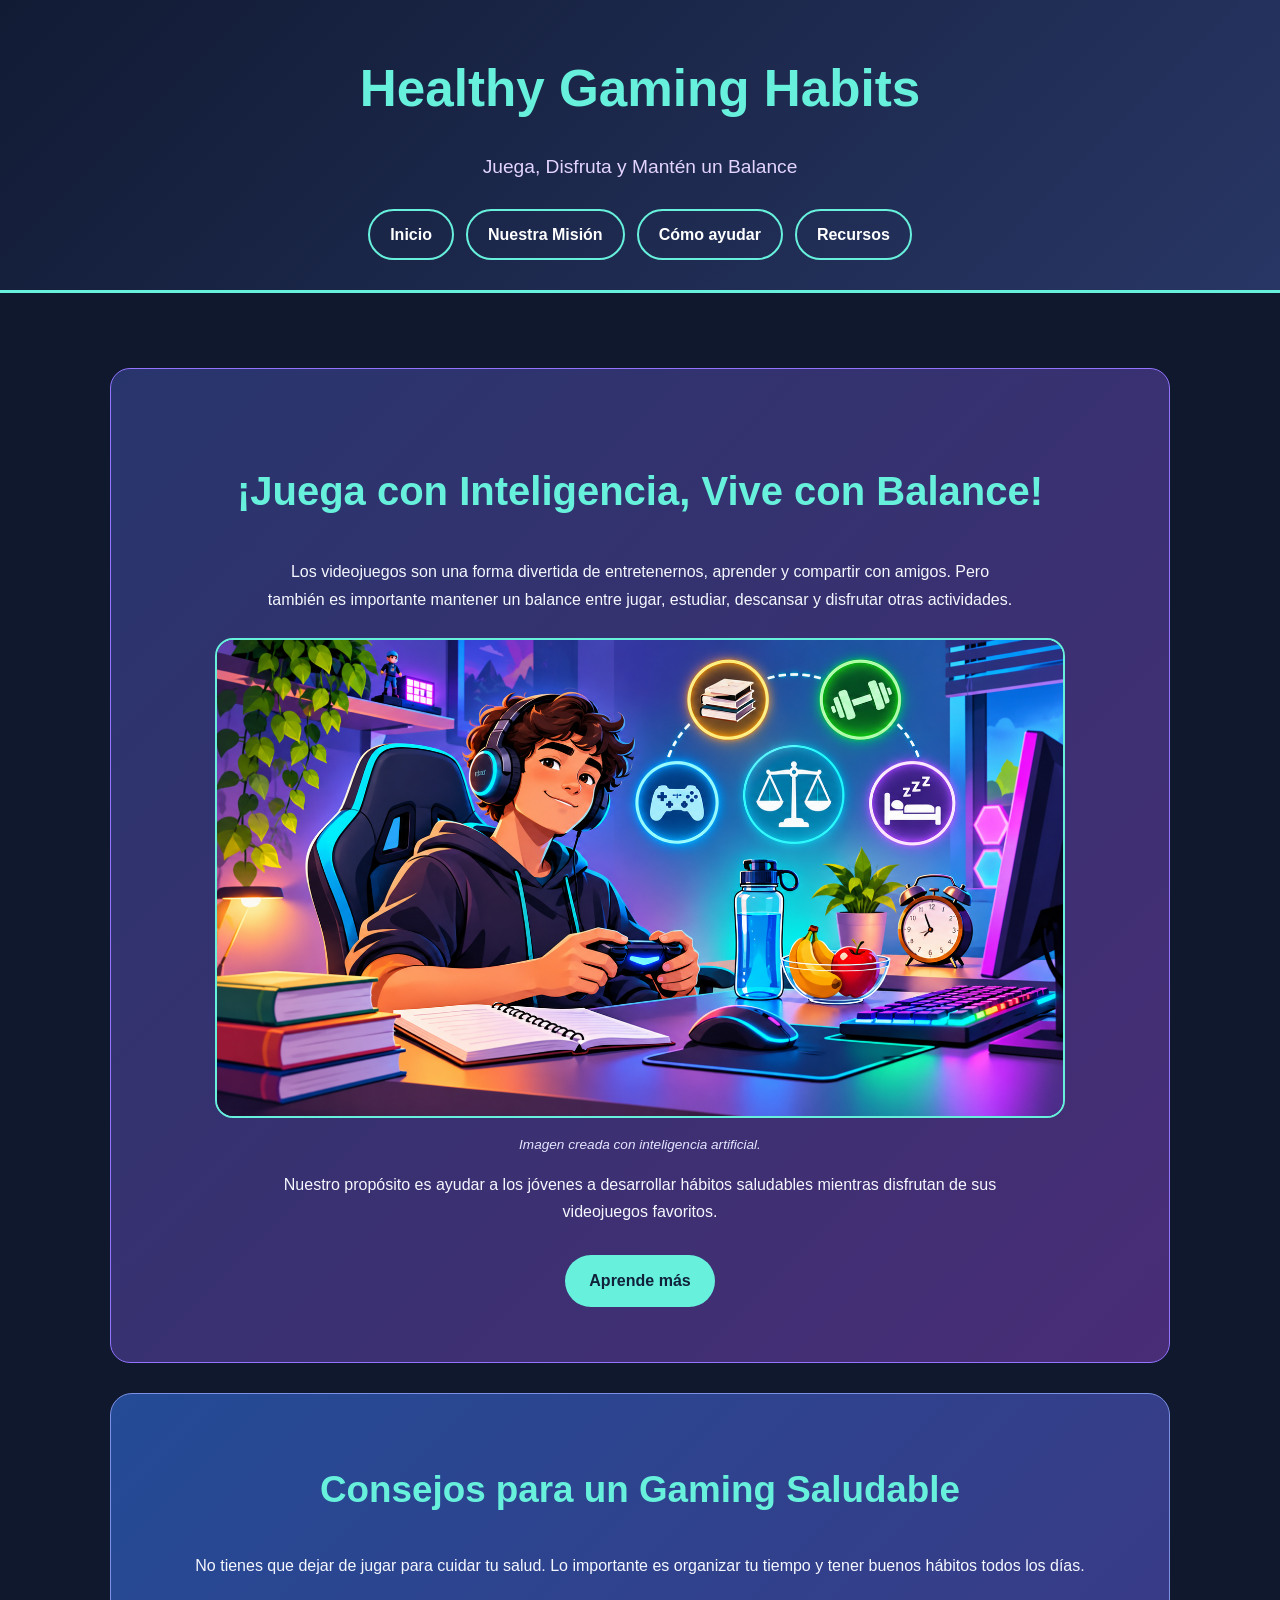
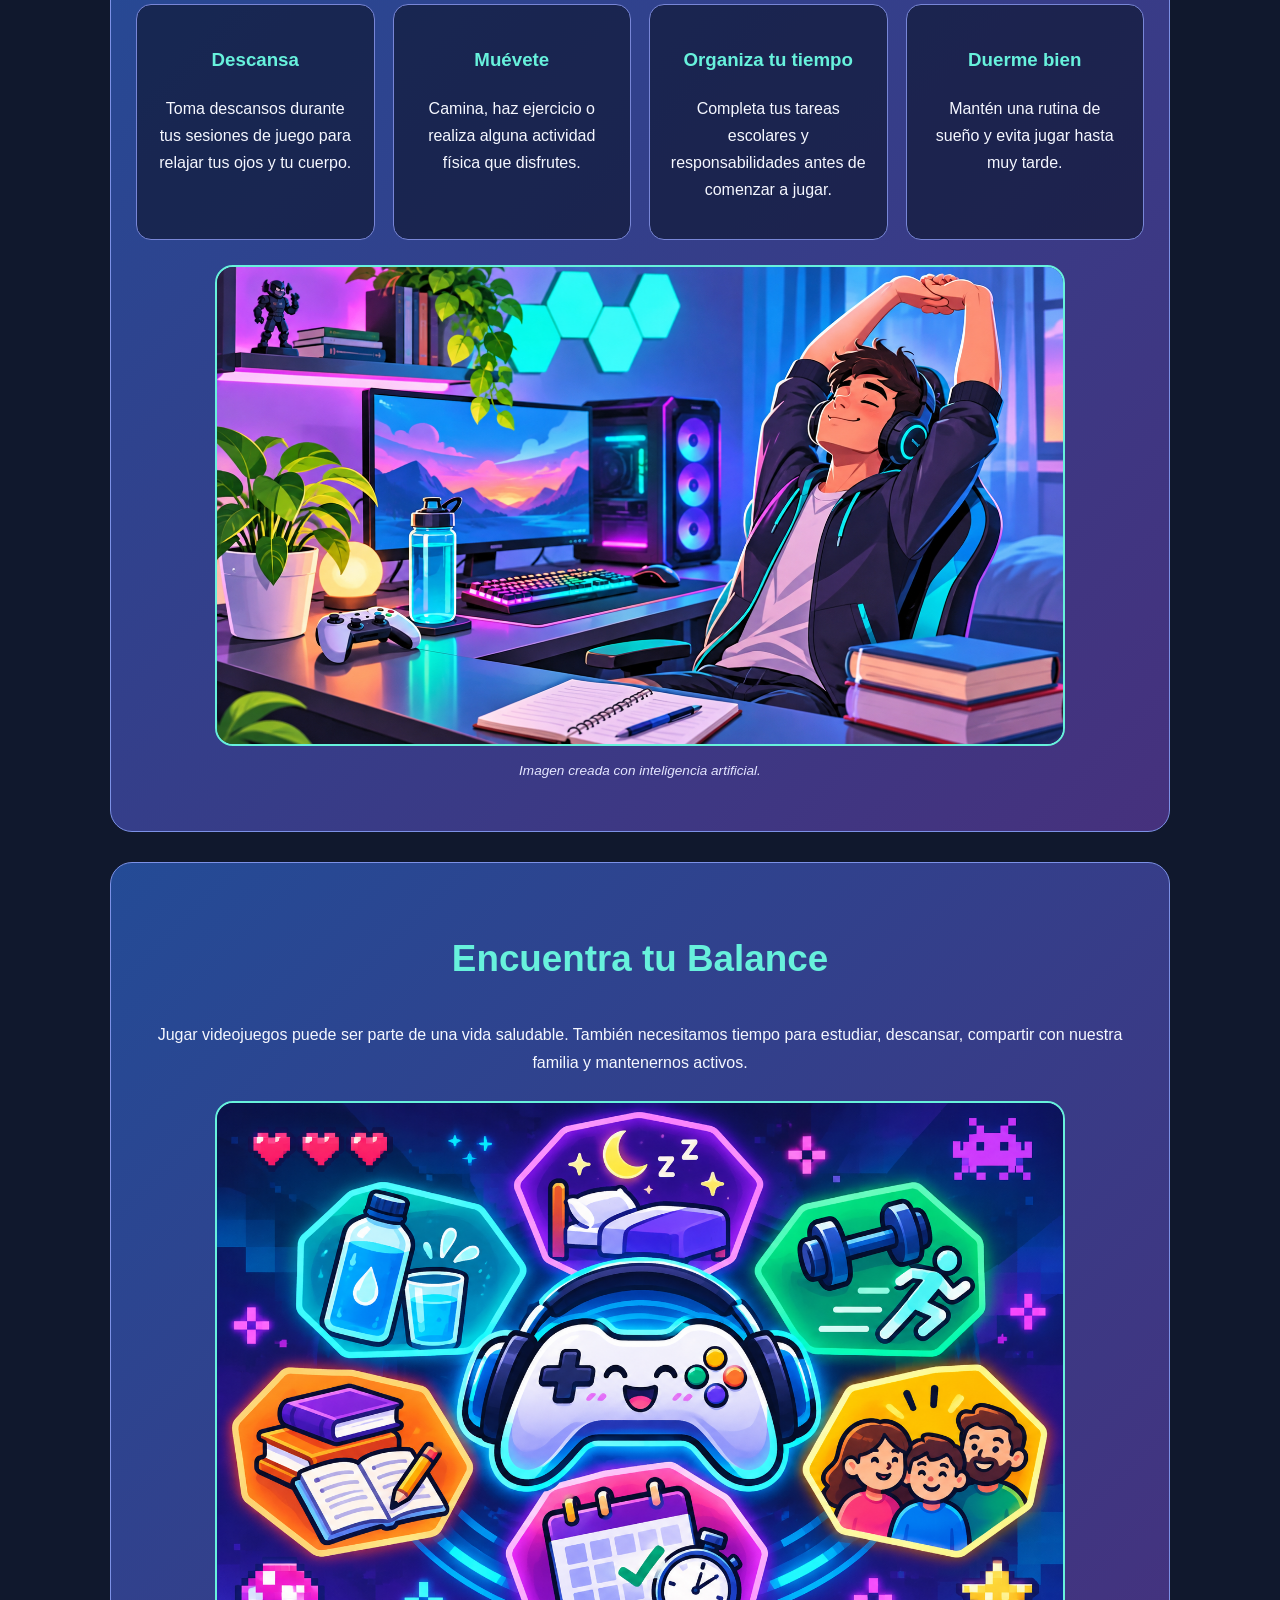
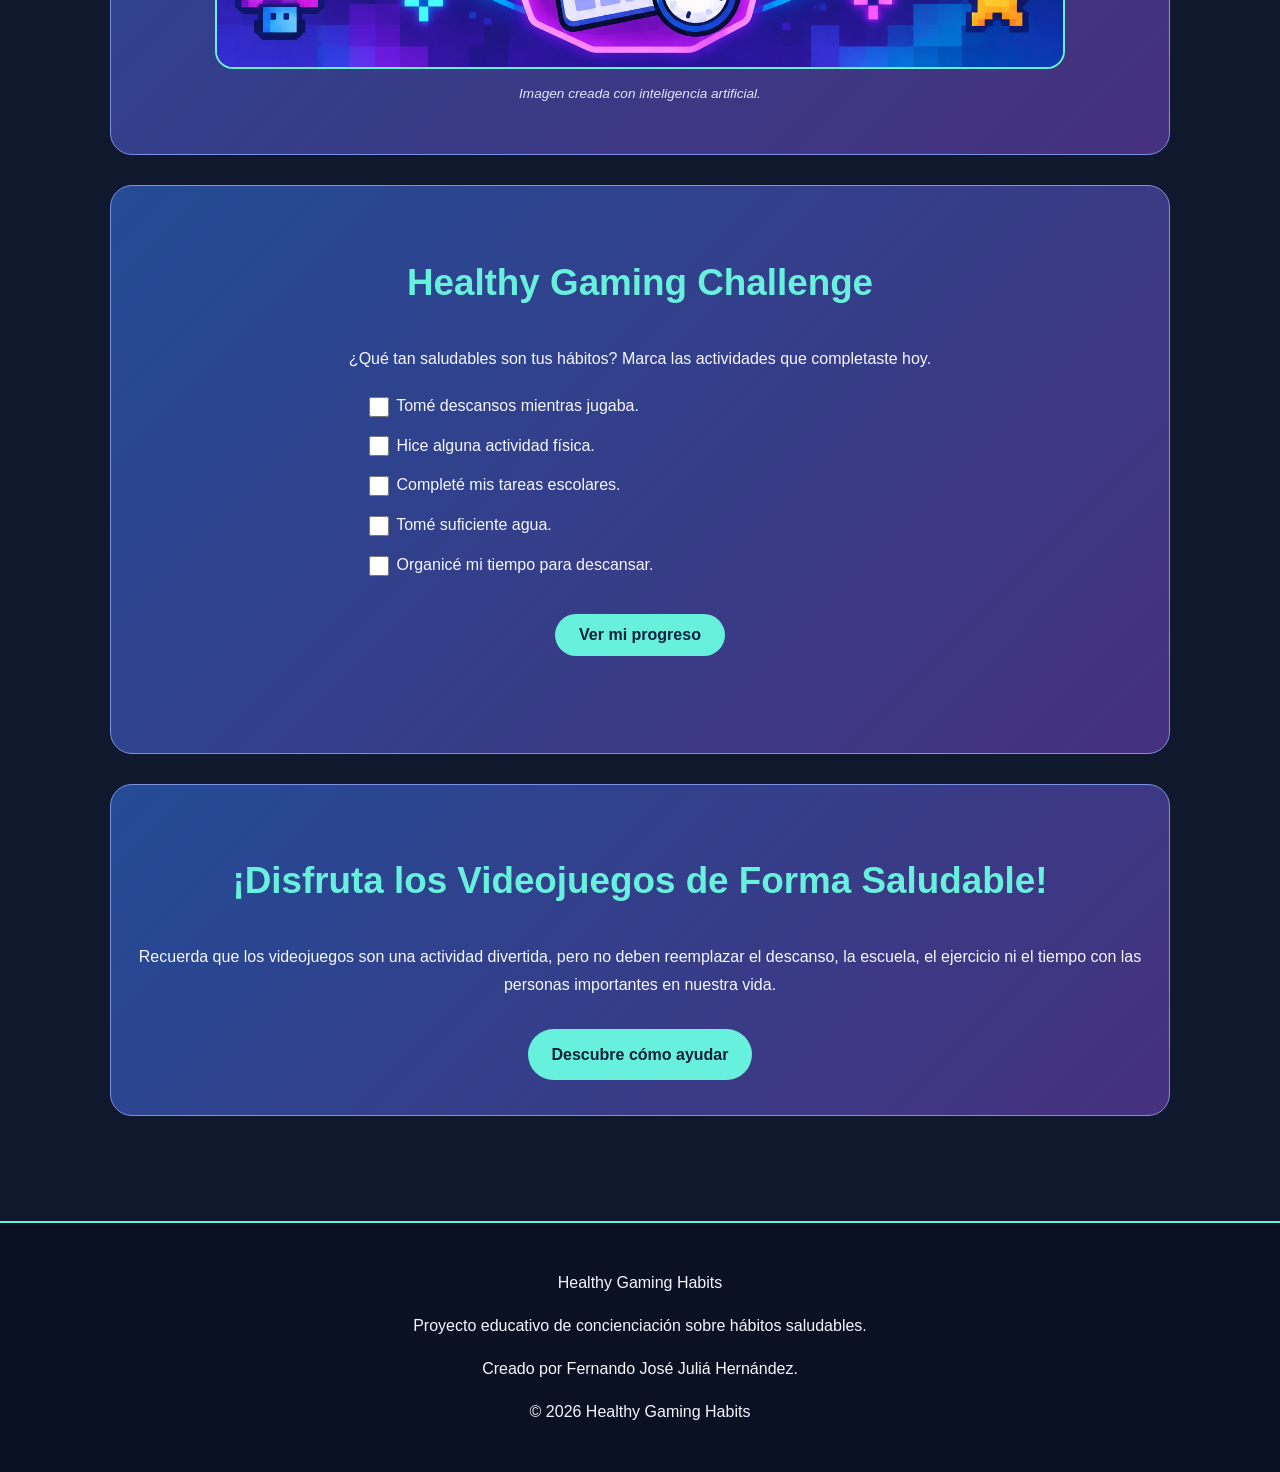
<file: index.html>
<!DOCTYPE html>
<html lang="es">
<head>
  <meta charset="UTF-8">
  <meta name="viewport" content="width=device-width, initial-scale=1.0">
  <meta name="description" content="Consejos para disfrutar de los videojuegos manteniendo hábitos saludables.">
  <title>Healthy Gaming Habits | Inicio</title>
  <link rel="stylesheet" href="css/styles.css">

  <style>
    :root {
      --fondo: #10182d;
      --tarjeta: #202c54;
      --turquesa: #67f1dc;
      --violeta: #9373ff;
      --texto: #f5f7ff;
    }

    * { box-sizing: border-box; }

    body {
      margin: 0;
      font-family: Arial, sans-serif;
      background: var(--fondo);
      color: var(--texto);
      line-height: 1.7;
    }

    header {
      background: linear-gradient(135deg, #111b34, #283665);
      text-align: center;
      padding: 45px 20px 30px;
      border-bottom: 3px solid var(--turquesa);
    }

    header h1 {
      color: var(--turquesa);
      font-size: clamp(2rem, 5vw, 3.2rem);
      margin: 0;
    }

    header p { font-size: 1.2rem; }

    nav {
      display: flex;
      justify-content: center;
      flex-wrap: wrap;
      gap: 12px;
      margin-top: 25px;
    }

    nav a {
      color: white;
      border: 2px solid var(--turquesa);
      border-radius: 30px;
      padding: 10px 20px;
      text-decoration: none;
      font-weight: bold;
    }

    nav a:hover, nav a:focus-visible {
      background: var(--turquesa);
      color: #10182d;
    }

    main {
      width: min(1100px, 94%);
      margin: 40px auto;
    }

    section {
      background: linear-gradient(135deg, #244b96, #46317d);
      border: 1px solid #7c91e6;
      border-radius: 22px;
      padding: 35px 25px;
      margin-bottom: 30px;
      text-align: center;
    }

    h2 {
      color: var(--turquesa);
      font-size: clamp(1.5rem, 3vw, 2.3rem);
    }

    h3 { color: var(--turquesa); }

    .hero-image, .content-image {
      display: block;
      width: 100%;
      max-width: 850px;
      height: auto;
      margin: 25px auto 8px;
      border-radius: 18px;
      border: 2px solid var(--turquesa);
    }

    .image-note {
      font-size: 0.85rem;
      color: #e3e5ff;
      font-style: italic;
    }

    .cards {
      display: grid;
      grid-template-columns: repeat(auto-fit, minmax(220px, 1fr));
      gap: 18px;
      margin-top: 25px;
    }

    .card {
      background: rgba(14, 22, 49, 0.65);
      padding: 20px;
      border-radius: 15px;
      border: 1px solid #7886d7;
    }

    .button {
      display: inline-block;
      background: var(--turquesa);
      color: #10213a;
      padding: 12px 24px;
      border: none;
      border-radius: 30px;
      font-weight: bold;
      text-decoration: none;
      cursor: pointer;
      font-size: 1rem;
      margin-top: 15px;
    }

    .button:hover { background: #a6fff1; }

    .challenge-list {
      text-align: left;
      max-width: 550px;
      margin: 20px auto;
    }

    .challenge-list label {
      display: block;
      margin: 12px 0;
      cursor: pointer;
    }

    input[type="checkbox"] {
      width: 20px;
      height: 20px;
      accent-color: var(--turquesa);
      vertical-align: middle;
    }

    #resultado {
      font-weight: bold;
      color: var(--turquesa);
      min-height: 30px;
    }

    footer {
      text-align: center;
      padding: 30px 15px;
      background: #0a1122;
      border-top: 2px solid var(--turquesa);
    }

    @media (max-width: 600px) {
      section { padding: 25px 15px; }
      nav a { padding: 8px 12px; }
    }
  </style>
</head>

<body>

<header>
  <h1>Healthy Gaming Habits</h1>
  <p>Juega, Disfruta y Mantén un Balance</p>

  <nav aria-label="Navegación principal">
    <a href="index.html">Inicio</a>
    <a href="about.html">Nuestra Misión</a>
    <a href="help.html">Cómo ayudar</a>
    <a href="resources.html">Recursos</a>
  </nav>
</header>

<main>

  <!-- BIENVENIDA -->
  <section class="hero">
    <h2>¡Juega con Inteligencia, Vive con Balance!</h2>

    <p>
      Los videojuegos son una forma divertida de entretenernos,
      aprender y compartir con amigos. Pero también es importante
      mantener un balance entre jugar, estudiar, descansar
      y disfrutar otras actividades.
    </p>

    <img
      class="hero-image"
      src="./images/gaming-hero.png"
      alt="Joven jugando videojuegos con libros, frutas y agua cerca"
      width="900"
      loading="eager">

    <p class="image-note">
      Imagen creada con inteligencia artificial.
    </p>

    <p>
      Nuestro propósito es ayudar a los jóvenes a desarrollar
      hábitos saludables mientras disfrutan de sus
      videojuegos favoritos.
    </p>

    <a class="button" href="about.html">Aprende más</a>
  </section>

  <!-- CONSEJOS -->
  <section id="consejos">
    <h2>Consejos para un Gaming Saludable</h2>

    <p>
      No tienes que dejar de jugar para cuidar tu salud.
      Lo importante es organizar tu tiempo y tener
      buenos hábitos todos los días.
    </p>

    <div class="cards">
      <div class="card">
        <h3>Descansa</h3>
        <p>
          Toma descansos durante tus sesiones de juego
          para relajar tus ojos y tu cuerpo.
        </p>
      </div>

      <div class="card">
        <h3>Muévete</h3>
        <p>
          Camina, haz ejercicio o realiza alguna
          actividad física que disfrutes.
        </p>
      </div>

      <div class="card">
        <h3>Organiza tu tiempo</h3>
        <p>
          Completa tus tareas escolares y responsabilidades
          antes de comenzar a jugar.
        </p>
      </div>

      <div class="card">
        <h3>Duerme bien</h3>
        <p>
          Mantén una rutina de sueño y evita jugar
          hasta muy tarde.
        </p>
      </div>
    </div>

    <img
      class="content-image"
      src="./images/gaming-break.png"
      alt="Ilustración sobre tomar descansos saludables al jugar videojuegos"
      width="900"
      loading="lazy">

    <p class="image-note">
      Imagen creada con inteligencia artificial.
    </p>
  </section>

  <!-- BALANCE -->
  <section id="balance">
    <h2>Encuentra tu Balance</h2>

    <p>
      Jugar videojuegos puede ser parte de una vida saludable.
      También necesitamos tiempo para estudiar, descansar,
      compartir con nuestra familia y mantenernos activos.
    </p>

    <img
      class="content-image"
      src="./images/gaming-balance.png"
      alt="Ilustración que representa el balance entre videojuegos y actividades saludables"
      width="900"
      loading="lazy">

    <p class="image-note">
      Imagen creada con inteligencia artificial.
    </p>
  </section>

  <!-- RETO INTERACTIVO -->
  <section id="reto">
    <h2>Healthy Gaming Challenge</h2>

    <p>
      ¿Qué tan saludables son tus hábitos?
      Marca las actividades que completaste hoy.
    </p>

    <div class="challenge-list">
      <label>
        <input type="checkbox" class="habit">
        Tomé descansos mientras jugaba.
      </label>

      <label>
        <input type="checkbox" class="habit">
        Hice alguna actividad física.
      </label>

      <label>
        <input type="checkbox" class="habit">
        Completé mis tareas escolares.
      </label>

      <label>
        <input type="checkbox" class="habit">
        Tomé suficiente agua.
      </label>

      <label>
        <input type="checkbox" class="habit">
        Organicé mi tiempo para descansar.
      </label>
    </div>

    <button class="button" type="button" onclick="verificarReto()">
      Ver mi progreso
    </button>

    <p id="resultado" role="status" aria-live="polite"></p>
  </section>

  <!-- MENSAJE FINAL -->
  <section>
    <h2>¡Disfruta los Videojuegos de Forma Saludable!</h2>

    <p>
      Recuerda que los videojuegos son una actividad divertida,
      pero no deben reemplazar el descanso, la escuela,
      el ejercicio ni el tiempo con las personas importantes
      en nuestra vida.
    </p>

    <a class="button" href="help.html">
      Descubre cómo ayudar
    </a>
  </section>

</main>

<footer>
  <p>Healthy Gaming Habits</p>
  <p>Proyecto educativo de concienciación sobre hábitos saludables.</p>
  <p>Creado por Fernando José Juliá Hernández.</p>
  <p>&copy; 2026 Healthy Gaming Habits</p>
</footer>

<script>
  function verificarReto() {
    const habitos = document.querySelectorAll(".habit");
    const completados = document.querySelectorAll(".habit:checked").length;
    const resultado = document.getElementById("resultado");

    if (completados === habitos.length) {
      resultado.textContent =
        "¡Excelente! Completaste todos los hábitos saludables de hoy.";
    } else if (completados >= 3) {
      resultado.textContent =
        "¡Buen trabajo! Completaste " + completados +
        " de " + habitos.length + " hábitos. ¡Sigue así!";
    } else {
      resultado.textContent =
        "Completaste " + completados + " de " +
        habitos.length + " hábitos. ¡Puedes seguir mejorando!";
    }
  }
</script>

</body>
</html>
</file>
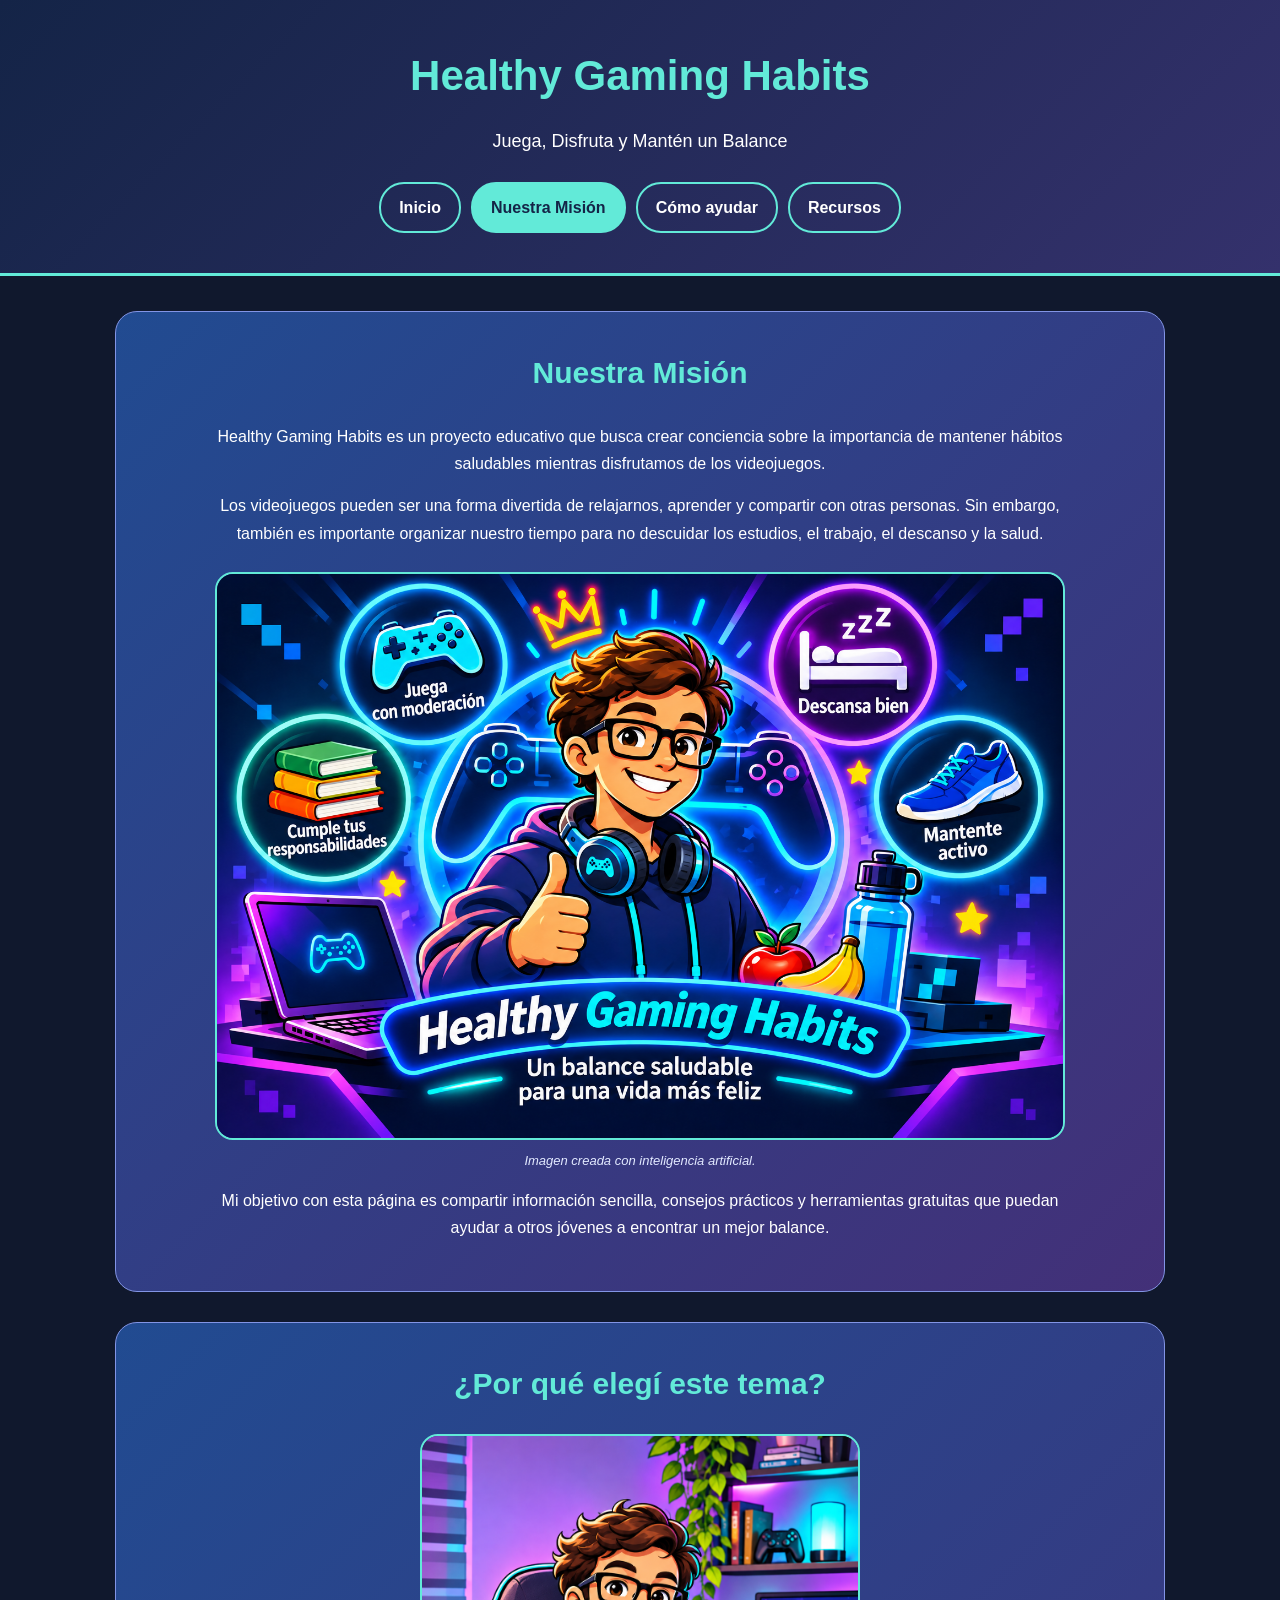
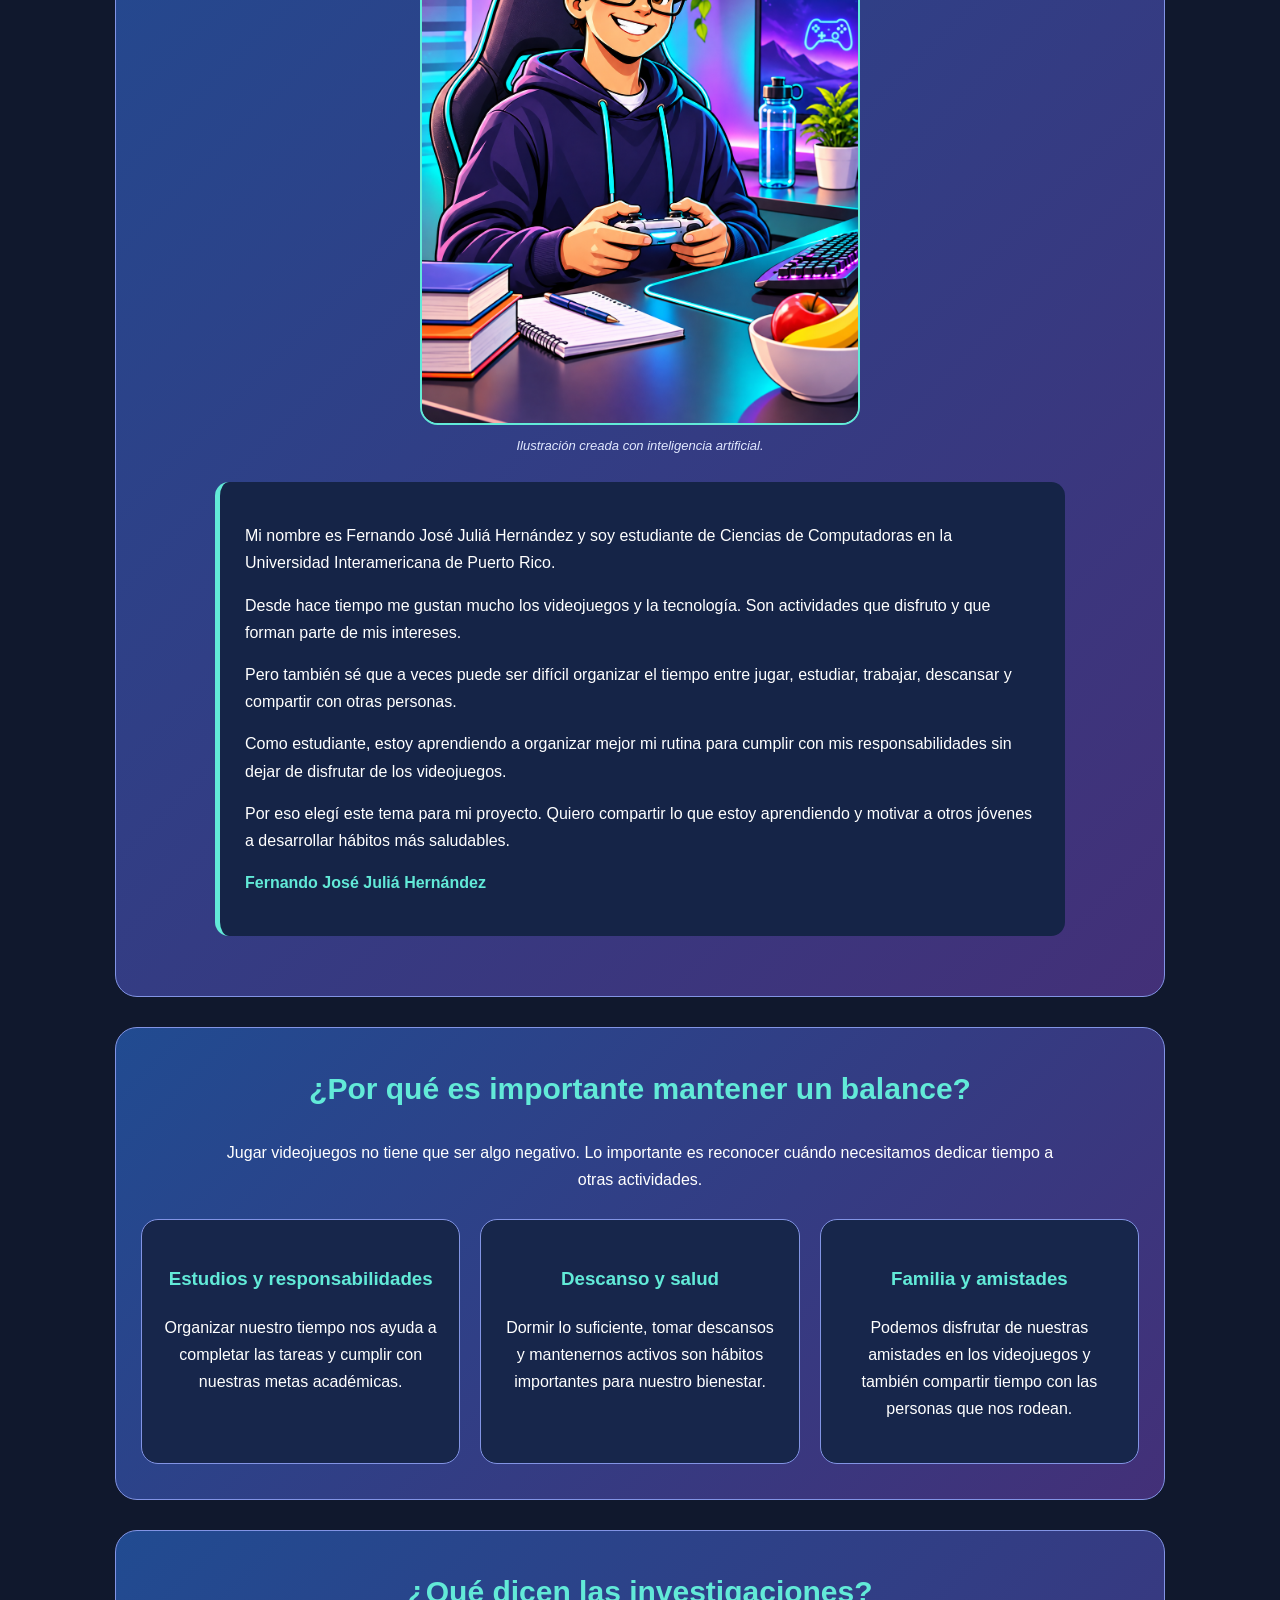
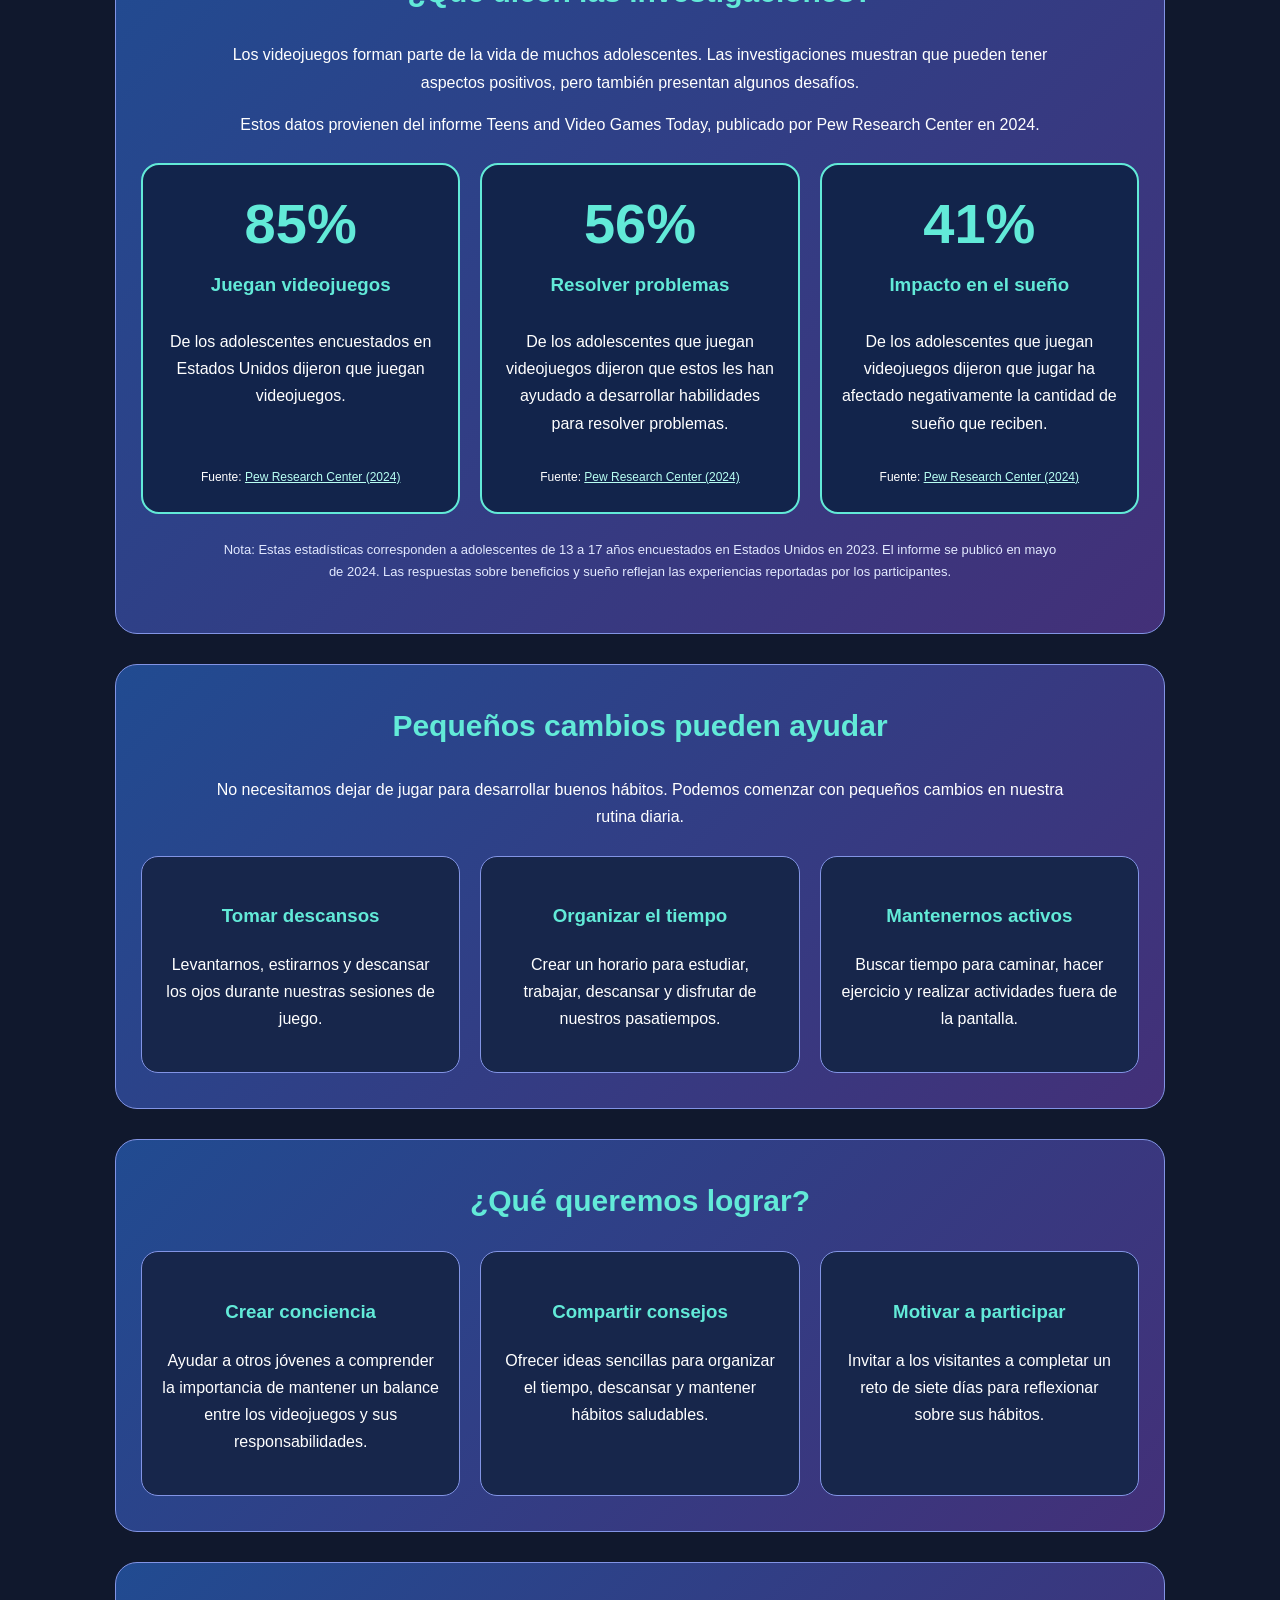
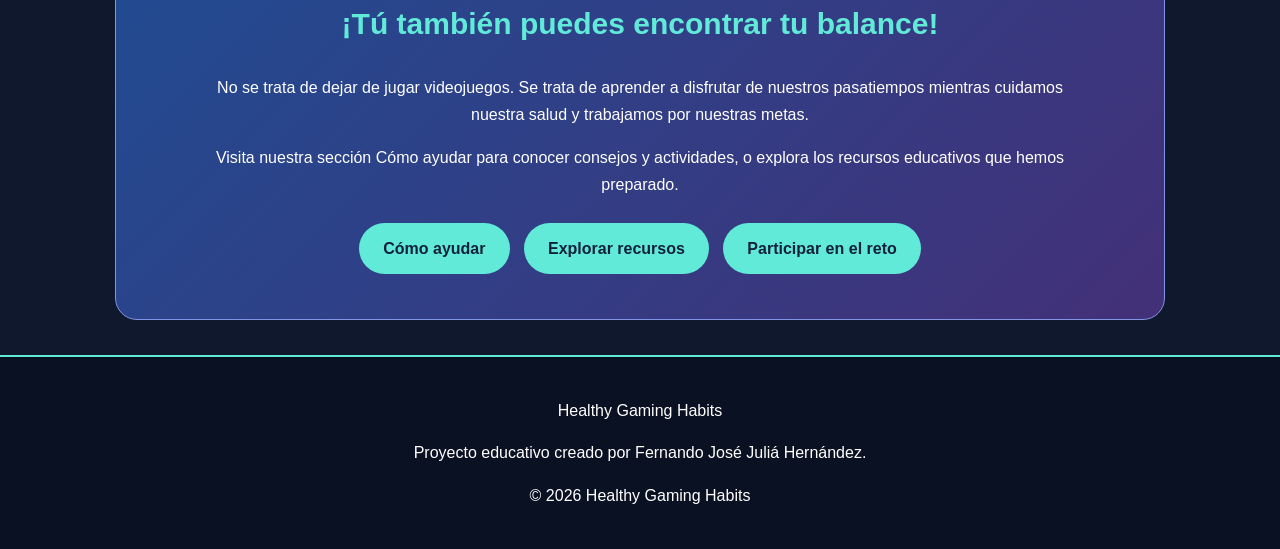
<file: about.html>
<!DOCTYPE html>
<html lang="es">

<head>
  <meta charset="UTF-8">
  <meta name="viewport" content="width=device-width, initial-scale=1.0">

  <meta name="description"
    content="Conoce la misión de Healthy Gaming Habits, la historia de Fernando y consejos para mantener un balance saludable con los videojuegos.">

  <title>Nuestra Misión | Healthy Gaming Habits</title>

  <style>
    :root {
      --fondo: #10182d;
      --tarjeta: #17264b;
      --turquesa: #62ead8;
      --texto: #ffffff;
      --borde: #8294e5;
    }

    * {
      box-sizing: border-box;
    }

    html {
      scroll-behavior: smooth;
    }

    body {
      margin: 0;
      background: var(--fondo);
      color: var(--texto);
      font-family: Arial, Helvetica, sans-serif;
      line-height: 1.7;
    }

    /* ENCABEZADO */

    header {
      background: linear-gradient(135deg, #142447, #34316c);
      text-align: center;
      padding: 40px 20px;
      border-bottom: 3px solid var(--turquesa);
    }

    header h1 {
      color: var(--turquesa);
      font-size: clamp(28px, 5vw, 42px);
      margin: 0;
    }

    header p {
      font-size: 18px;
    }

    /* MENU */

    nav {
      display: flex;
      flex-wrap: wrap;
      justify-content: center;
      gap: 10px;
      margin-top: 25px;
    }

    nav a {
      display: inline-block;
      padding: 10px 18px;
      border: 2px solid var(--turquesa);
      border-radius: 25px;
      color: white;
      text-decoration: none;
      font-weight: bold;
    }

    nav a:hover,
    nav a[aria-current="page"] {
      background: var(--turquesa);
      color: #142447;
    }

    /* CONTENIDO */

    main {
      width: min(1050px, 94%);
      margin: 35px auto;
    }

    section {
      background: linear-gradient(135deg, #214b91, #433078);
      border: 1px solid var(--borde);
      border-radius: 22px;
      padding: 35px 25px;
      margin-bottom: 30px;
      text-align: center;
    }

    h2 {
      color: var(--turquesa);
      font-size: clamp(24px, 4vw, 30px);
      margin-top: 0;
    }

    h3 {
      color: var(--turquesa);
    }

    p {
      max-width: 850px;
      margin: 15px auto;
    }

    /* IMAGENES */

    .project-image {
      display: block;
      width: 100%;
      max-width: 850px;
      height: auto;
      margin: 25px auto 10px;
      border-radius: 18px;
      border: 2px solid var(--turquesa);
    }

    .portrait-image {
      display: block;
      width: 100%;
      max-width: 440px;
      height: auto;
      margin: 25px auto 10px;
      border-radius: 18px;
      border: 2px solid var(--turquesa);
    }

    .image-note {
      font-size: 13px;
      font-style: italic;
      color: #e2e9ff;
      margin-top: 8px;
    }

    /* HISTORIA DE FERNANDO */

    .story {
      background: #152447;
      border-left: 5px solid var(--turquesa);
      border-radius: 14px;
      padding: 25px;
      max-width: 850px;
      margin: 25px auto;
      text-align: left;
    }

    .signature {
      color: var(--turquesa);
      font-weight: bold;
    }

    /* TARJETAS */

    .cards {
      display: grid;
      grid-template-columns:
        repeat(auto-fit, minmax(220px, 1fr));
      gap: 20px;
      margin-top: 25px;
    }

    .card {
      background: var(--tarjeta);
      border: 1px solid var(--borde);
      border-radius: 17px;
      padding: 25px 20px;
    }

    /* ESTADISTICAS */

    .stat-card {
      background: #12244b;
      border: 2px solid var(--turquesa);
      border-radius: 18px;
      padding: 25px 20px;
      display: flex;
      flex-direction: column;
      align-items: center;
    }

    .stat-number {
      display: block;
      color: var(--turquesa);
      font-size: clamp(40px, 6vw, 56px);
      font-weight: 800;
      line-height: 1.2;
    }

    .stat-card h3 {
      margin: 12px 0;
    }

    .stat-card p {
      flex-grow: 1;
    }

    .stat-source {
      font-size: 12px;
      margin-top: 15px;
    }

    .stat-source a {
      color: #b8fff3;
      text-decoration: underline;
    }

    .stat-source a:hover {
      color: white;
    }

    .research-note {
      font-size: 13px;
      color: #e2e9ff;
      margin-top: 25px;
    }

    /* BOTONES */

    .button {
      display: inline-block;
      background: var(--turquesa);
      color: #10213b;
      padding: 12px 24px;
      border-radius: 30px;
      text-decoration: none;
      font-weight: bold;
      margin: 10px 5px;
    }

    .button:hover {
      background: #a5fff1;
    }

    a:focus-visible {
      outline: 3px solid #ffe27a;
      outline-offset: 4px;
    }

    /* PIE DE PAGINA */

    footer {
      background: #0a1122;
      border-top: 2px solid var(--turquesa);
      padding: 25px;
      text-align: center;
    }

    /* CELULARES */

    @media (max-width: 600px) {
      section {
        padding: 25px 15px;
      }

      .story {
        padding: 20px 15px;
      }

      nav a {
        padding: 9px 12px;
      }

      .portrait-image {
        max-width: 100%;
      }
    }
  </style>
</head>

<body>

<header>
  <h1>Healthy Gaming Habits</h1>
  <p>Juega, Disfruta y Mantén un Balance</p>

  <nav aria-label="Navegación principal">
    <a href="index.html">Inicio</a>
    <a href="about.html" aria-current="page">
      Nuestra Misión
    </a>
    <a href="help.html">Cómo ayudar</a>
    <a href="resources.html">Recursos</a>
  </nav>
</header>

<main>

  <!-- SECCION 1: NUESTRA MISION -->

  <section id="mision">
    <h2>Nuestra Misión</h2>

    <p>
      Healthy Gaming Habits es un proyecto educativo
      que busca crear conciencia sobre la importancia
      de mantener hábitos saludables mientras
      disfrutamos de los videojuegos.
    </p>

    <p>
      Los videojuegos pueden ser una forma divertida
      de relajarnos, aprender y compartir con otras
      personas. Sin embargo, también es importante
      organizar nuestro tiempo para no descuidar
      los estudios, el trabajo, el descanso y la salud.
    </p>

    <!-- IMAGEN 1: INFOGRAFIA CORREGIDA -->

    <img
      class="project-image"
      
      src="images/Healthy Gaming Habits Infographic.png?v=2"
      alt="Infografía con consejod para mantener hábitos saludables al jugar videojuegos"
      loading="lazy">

    <p class="image-note">
      Imagen creada con inteligencia artificial.
    </p>

    <p>
      Mi objetivo con esta página es compartir
      información sencilla, consejos prácticos
      y herramientas gratuitas que puedan ayudar
      a otros jóvenes a encontrar un mejor balance.
    </p>
  </section>

  <!-- SECCION 2: HISTORIA DE FERNANDO -->

  <section id="historia">
    <h2>¿Por qué elegí este tema?</h2>

    <!-- IMAGEN 2: FERNANDO -->

    <img
      class="portrait-image"
      src="images/Neon%20Gaming%20Setup%20Portrait.png"
      alt="Ilustración de un joven con gafas jugando videojuegos en un espacio de estudio y entretenimiento."
      loading="lazy">

    <p class="image-note">
      Ilustración creada con inteligencia artificial.
    </p>

    <div class="story">
      <p>
        Mi nombre es Fernando José Juliá Hernández
        y soy estudiante de Ciencias de Computadoras
        en la Universidad Interamericana de Puerto Rico.
      </p>

      <p>
        Desde hace tiempo me gustan mucho los
        videojuegos y la tecnología. Son actividades
        que disfruto y que forman parte de mis intereses.
      </p>

      <p>
        Pero también sé que a veces puede ser difícil
        organizar el tiempo entre jugar, estudiar,
        trabajar, descansar y compartir con otras personas.
      </p>

      <p>
        Como estudiante, estoy aprendiendo a organizar
        mejor mi rutina para cumplir con mis
        responsabilidades sin dejar de disfrutar
        de los videojuegos.
      </p>

      <p>
        Por eso elegí este tema para mi proyecto.
        Quiero compartir lo que estoy aprendiendo
        y motivar a otros jóvenes a desarrollar
        hábitos más saludables.
      </p>

      <p class="signature">
        Fernando José Juliá Hernández
      </p>
    </div>
  </section>

  <!-- SECCION 3: IMPORTANCIA DEL BALANCE -->

  <section id="balance">
    <h2>¿Por qué es importante mantener un balance?</h2>

    <p>
      Jugar videojuegos no tiene que ser algo negativo.
      Lo importante es reconocer cuándo necesitamos
      dedicar tiempo a otras actividades.
    </p>

    <div class="cards">
      <article class="card">
        <h3>Estudios y responsabilidades</h3>
        <p>
          Organizar nuestro tiempo nos ayuda a completar
          las tareas y cumplir con nuestras metas académicas.
        </p>
      </article>

      <article class="card">
        <h3>Descanso y salud</h3>
        <p>
          Dormir lo suficiente, tomar descansos y
          mantenernos activos son hábitos importantes
          para nuestro bienestar.
        </p>
      </article>

      <article class="card">
        <h3>Familia y amistades</h3>
        <p>
          Podemos disfrutar de nuestras amistades en
          los videojuegos y también compartir tiempo
          con las personas que nos rodean.
        </p>
      </article>
    </div>
  </section>

  <!-- SECCION 4: ESTADISTICAS -->

  <section id="estadisticas">
    <h2>¿Qué dicen las investigaciones?</h2>

    <p>
      Los videojuegos forman parte de la vida de muchos
      adolescentes. Las investigaciones muestran que
      pueden tener aspectos positivos, pero también
      presentan algunos desafíos.
    </p>

    <p>
      Estos datos provienen del informe
      Teens and Video Games Today,
      publicado por Pew Research Center en 2024.
    </p>

    <div class="cards">

      <article class="stat-card">
        <span class="stat-number">85%</span>
        <h3>Juegan videojuegos</h3>

        <p>
          De los adolescentes encuestados en Estados
          Unidos dijeron que juegan videojuegos.
        </p>

        <div class="stat-source">
          Fuente:
          <a
            href="https://www.pewresearch.org/internet/2024/05/09/teens-and-video-games-today/"
            target="_blank"
            rel="noopener noreferrer">
            Pew Research Center (2024)
          </a>
        </div>
      </article>

      <article class="stat-card">
        <span class="stat-number">56%</span>
        <h3>Resolver problemas</h3>

        <p>
          De los adolescentes que juegan videojuegos
          dijeron que estos les han ayudado a desarrollar
          habilidades para resolver problemas.
        </p>

        <div class="stat-source">
          Fuente:
          <a
            href="https://www.pewresearch.org/internet/2024/05/09/teens-and-video-games-today/"
            target="_blank"
            rel="noopener noreferrer">
            Pew Research Center (2024)
          </a>
        </div>
      </article>

      <article class="stat-card">
        <span class="stat-number">41%</span>
        <h3>Impacto en el sueño</h3>

        <p>
          De los adolescentes que juegan videojuegos
          dijeron que jugar ha afectado negativamente
          la cantidad de sueño que reciben.
        </p>

        <div class="stat-source">
          Fuente:
          <a
            href="https://www.pewresearch.org/internet/2024/05/09/teens-and-video-games-today/"
            target="_blank"
            rel="noopener noreferrer">
            Pew Research Center (2024)
          </a>
        </div>
      </article>

    </div>

    <p class="research-note">
      Nota: Estas estadísticas corresponden a
      adolescentes de 13 a 17 años encuestados
      en Estados Unidos en 2023. El informe se
      publicó en mayo de 2024. Las respuestas
      sobre beneficios y sueño reflejan
      las experiencias reportadas por los participantes.
    </p>
  </section>

  <!-- SECCION 5: HABITOS SALUDABLES -->

  <section id="habitos">
    <h2>Pequeños cambios pueden ayudar</h2>

    <p>
      No necesitamos dejar de jugar para desarrollar
      buenos hábitos. Podemos comenzar con pequeños
      cambios en nuestra rutina diaria.
    </p>

    <div class="cards">
      <article class="card">
        <h3>Tomar descansos</h3>
        <p>
          Levantarnos, estirarnos y descansar los ojos
          durante nuestras sesiones de juego.
        </p>
      </article>

      <article class="card">
        <h3>Organizar el tiempo</h3>
        <p>
          Crear un horario para estudiar, trabajar,
          descansar y disfrutar de nuestros pasatiempos.
        </p>
      </article>

      <article class="card">
        <h3>Mantenernos activos</h3>
        <p>
          Buscar tiempo para caminar, hacer ejercicio
          y realizar actividades fuera de la pantalla.
        </p>
      </article>
    </div>
  </section>

  <!-- SECCION 6: OBJETIVOS -->

  <section id="objetivos">
    <h2>¿Qué queremos lograr?</h2>

    <div class="cards">
      <article class="card">
        <h3>Crear conciencia</h3>
        <p>
          Ayudar a otros jóvenes a comprender la
          importancia de mantener un balance entre
          los videojuegos y sus responsabilidades.
        </p>
      </article>

      <article class="card">
        <h3>Compartir consejos</h3>
        <p>
          Ofrecer ideas sencillas para organizar el
          tiempo, descansar y mantener hábitos saludables.
        </p>
      </article>

      <article class="card">
        <h3>Motivar a participar</h3>
        <p>
          Invitar a los visitantes a completar un reto
          de siete días para reflexionar sobre sus hábitos.
        </p>
      </article>
    </div>
  </section>

  <!-- SECCION 7: INVITACION FINAL -->

  <section id="participa">
    <h2>¡Tú también puedes encontrar tu balance!</h2>

    <p>
      No se trata de dejar de jugar videojuegos.
      Se trata de aprender a disfrutar de nuestros
      pasatiempos mientras cuidamos nuestra salud
      y trabajamos por nuestras metas.
    </p>

    <p>
      Visita nuestra sección Cómo ayudar para conocer
      consejos y actividades, o explora los recursos
      educativos que hemos preparado.
    </p>

    <a class="button" href="help.html">
      Cómo ayudar
    </a>

    <a class="button" href="resources.html">
      Explorar recursos
    </a>

    <a class="button" href="resources.html#reto">
      Participar en el reto
    </a>
  </section>

</main>

<footer>
  <p>Healthy Gaming Habits</p>
  <p>
    Proyecto educativo creado por
    Fernando José Juliá Hernández.
  </p>
  <p>&copy; 2026 Healthy Gaming Habits</p>
</footer>

</body>
</html>
</file>
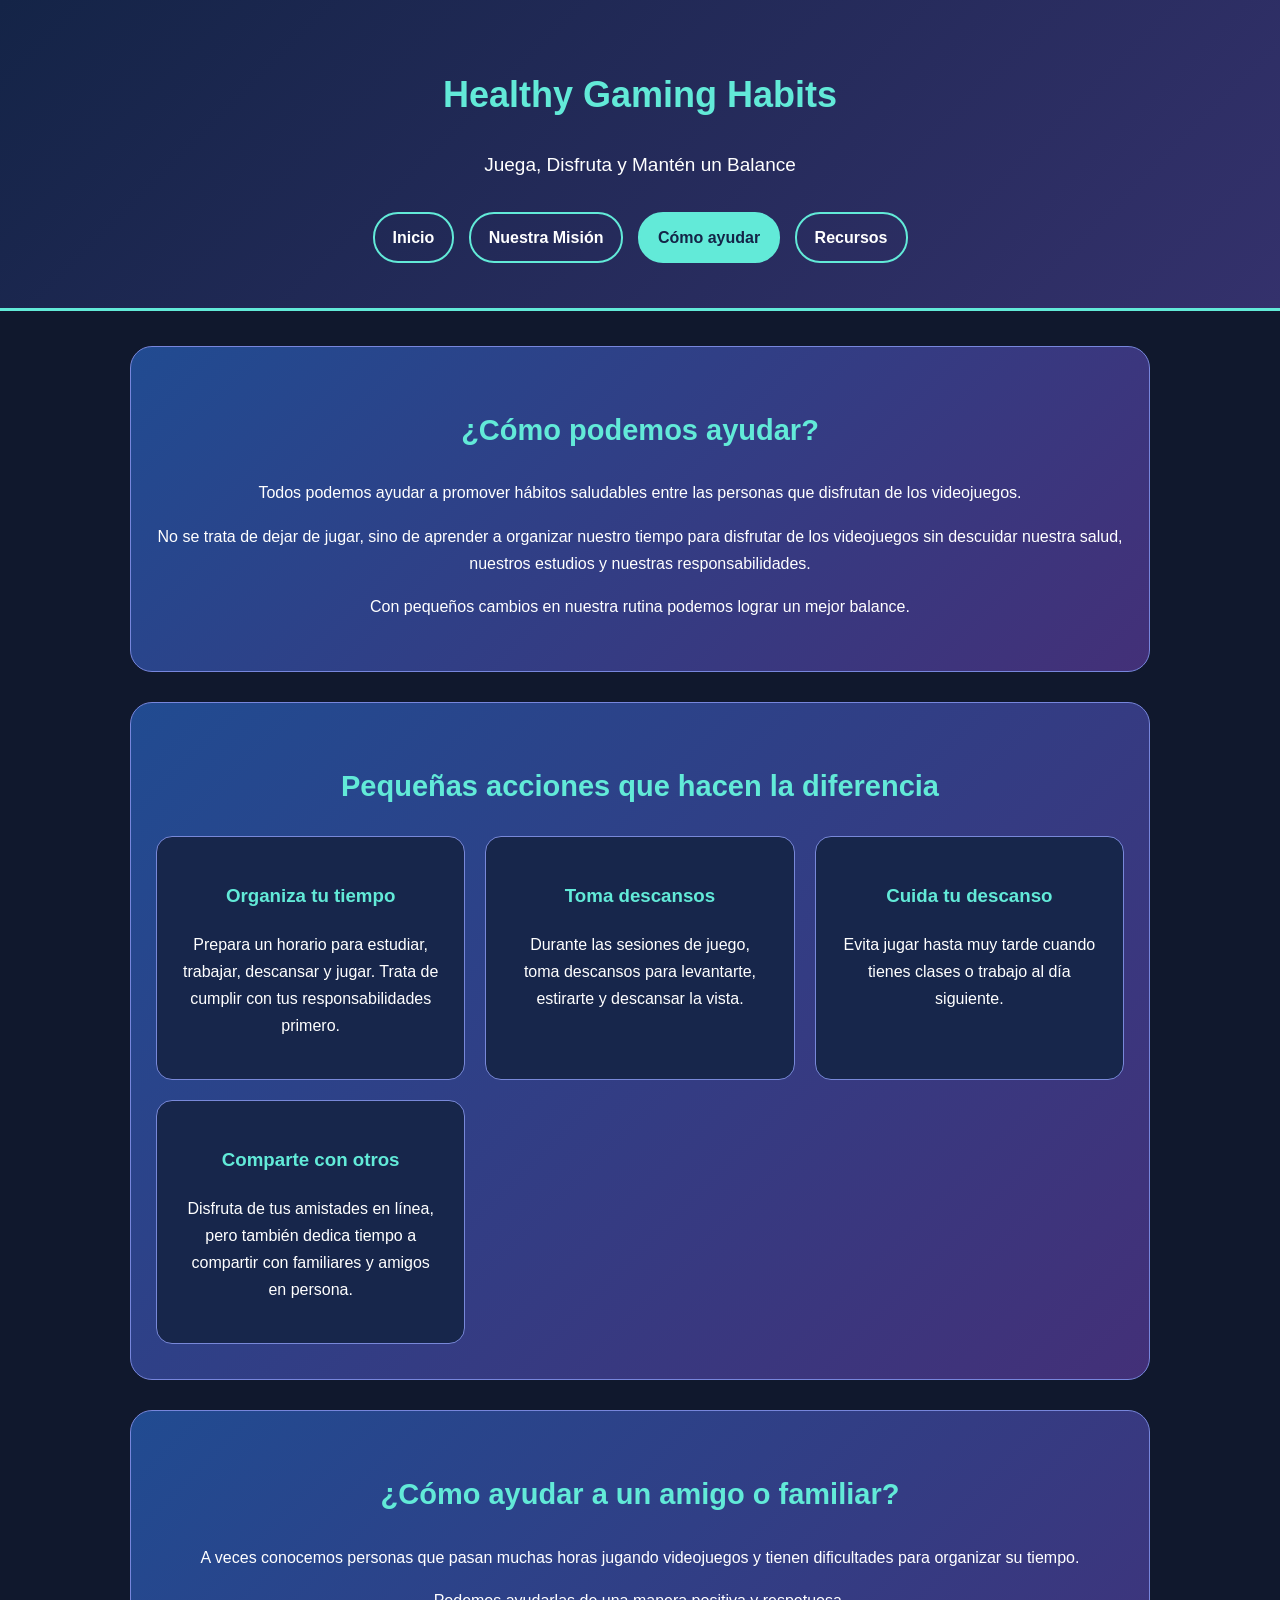
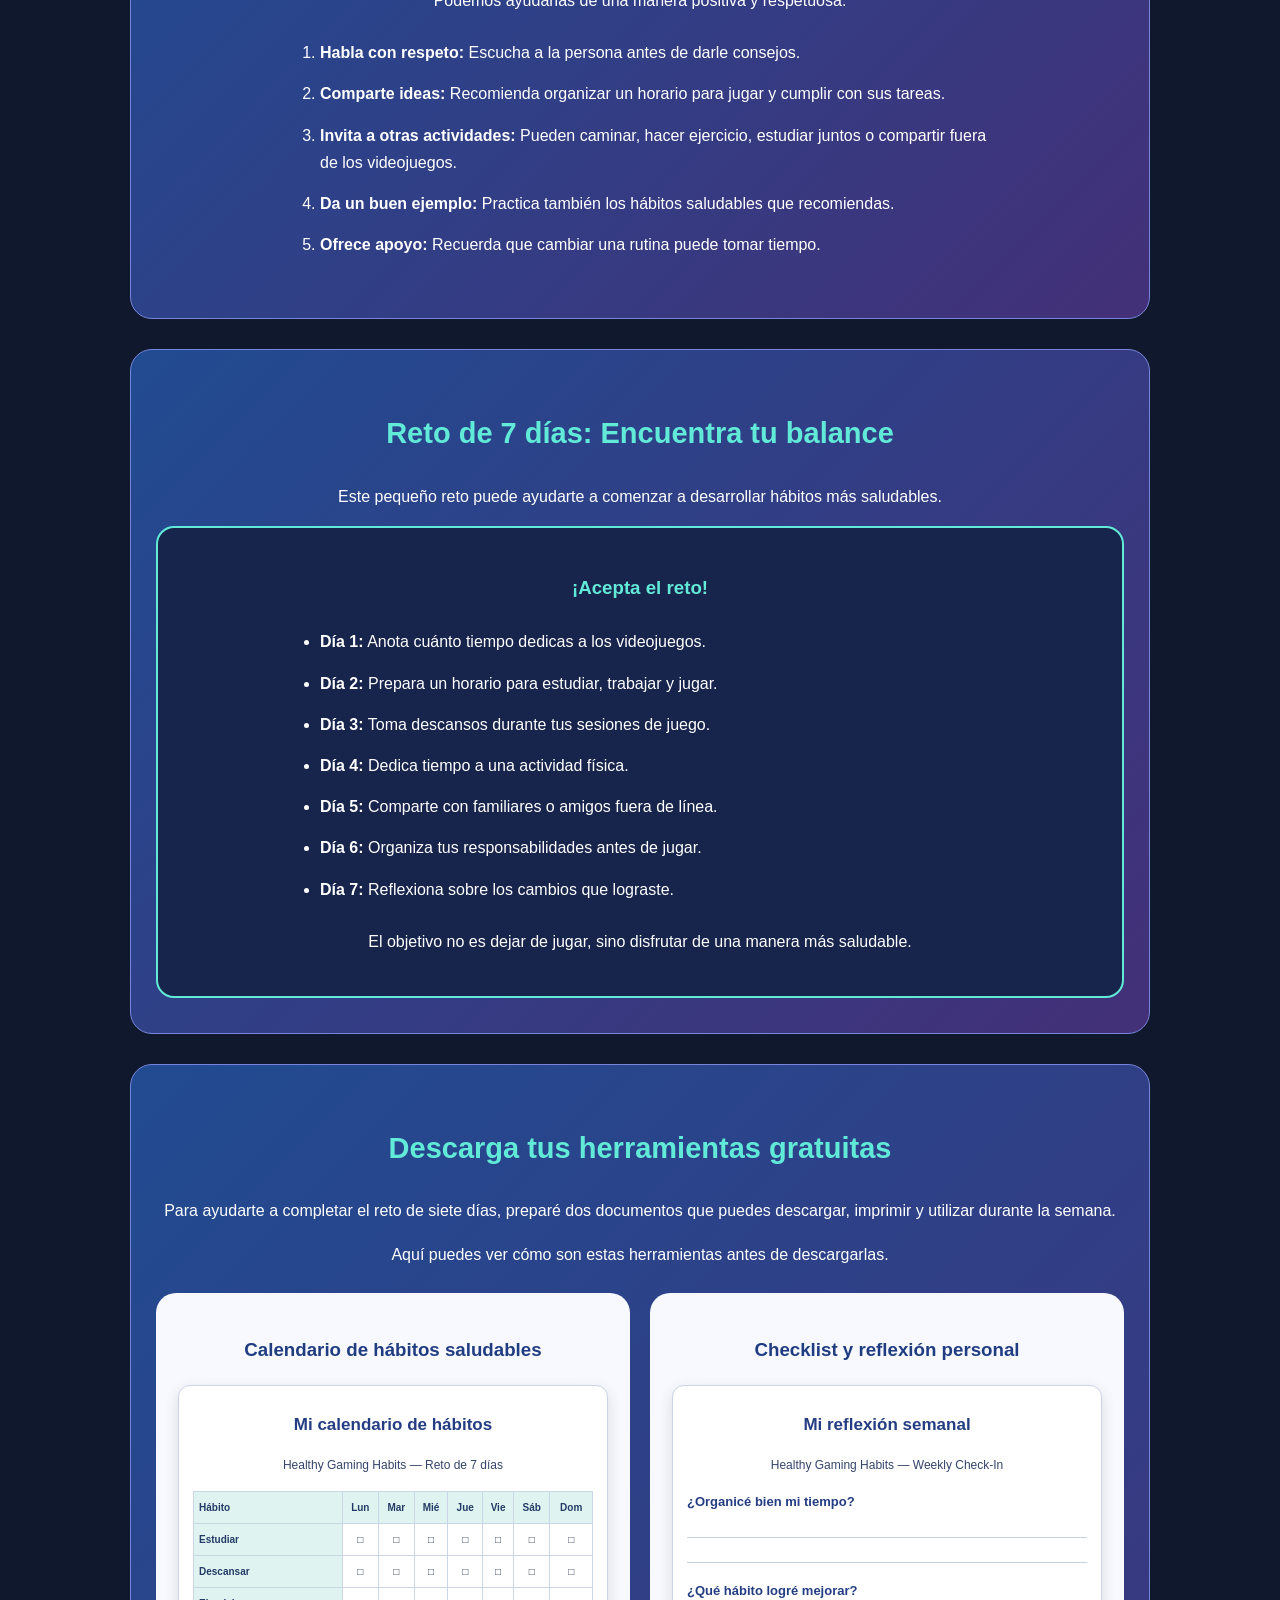
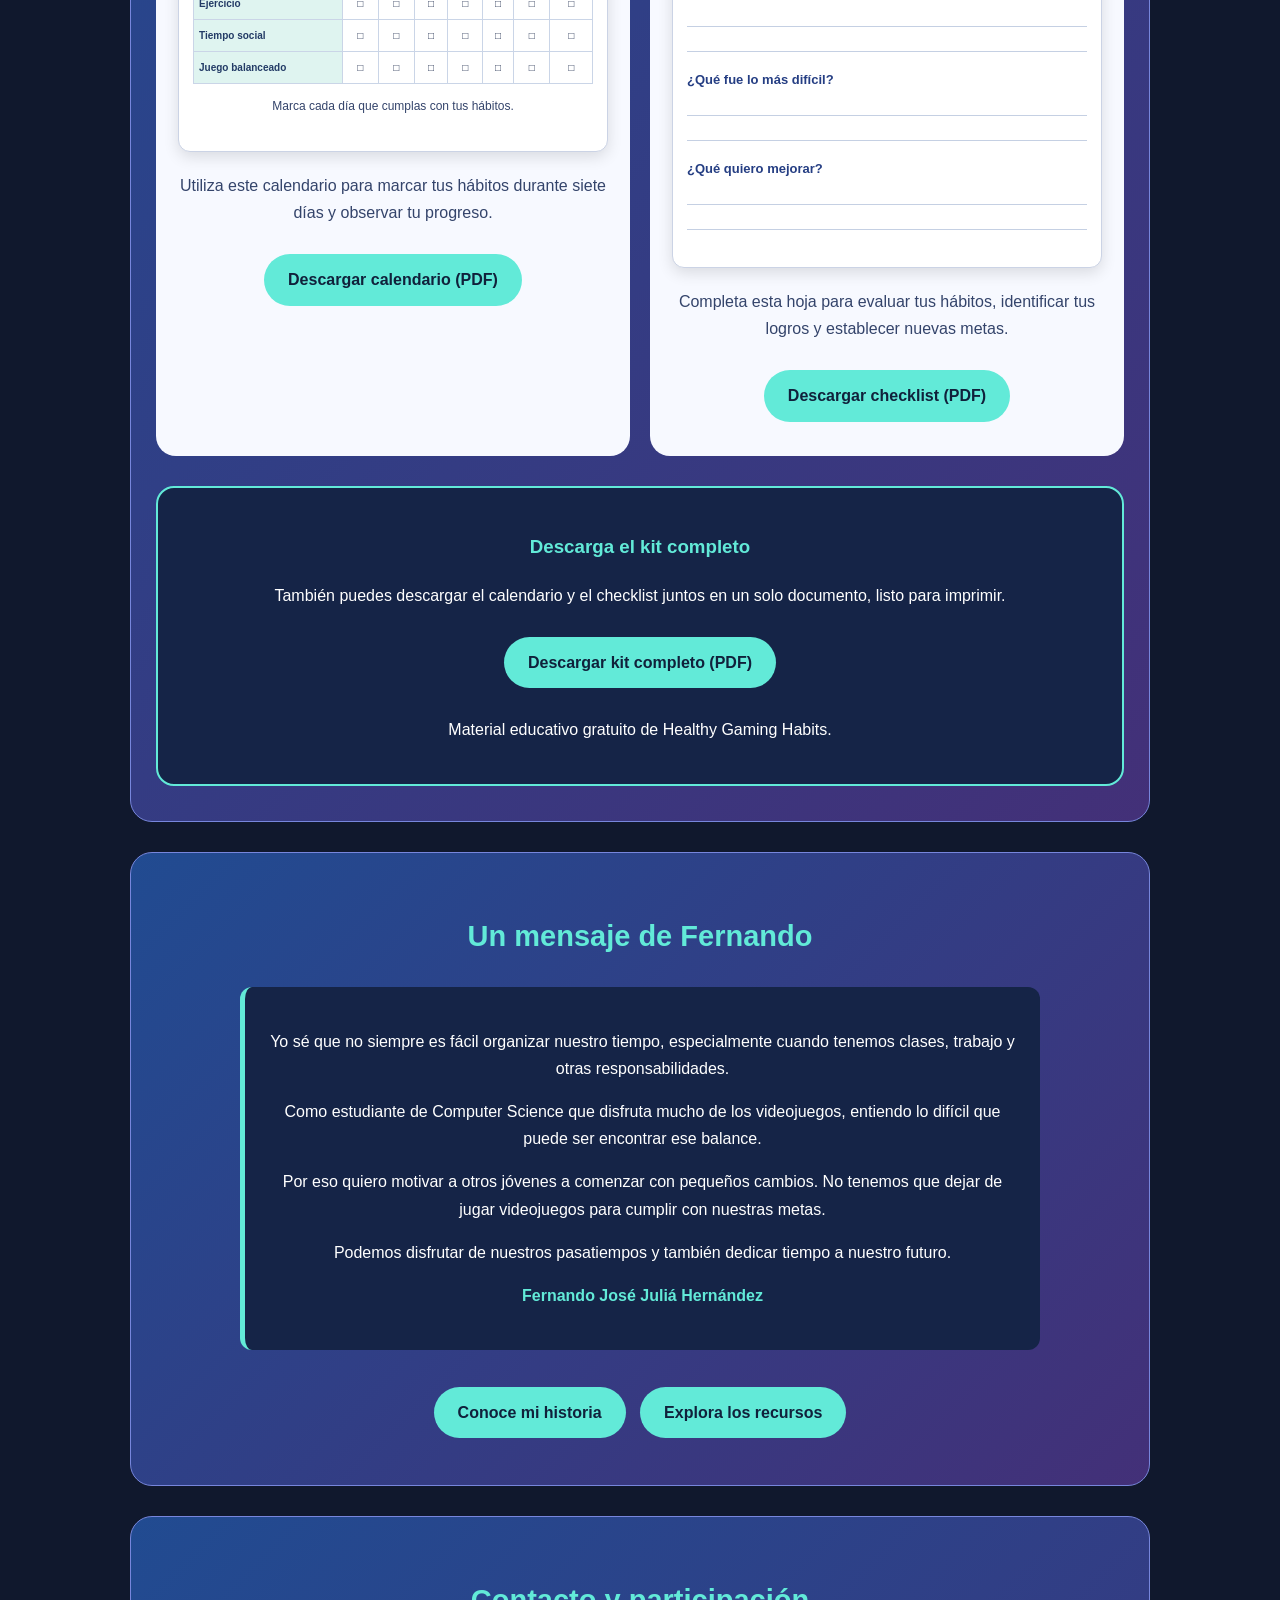
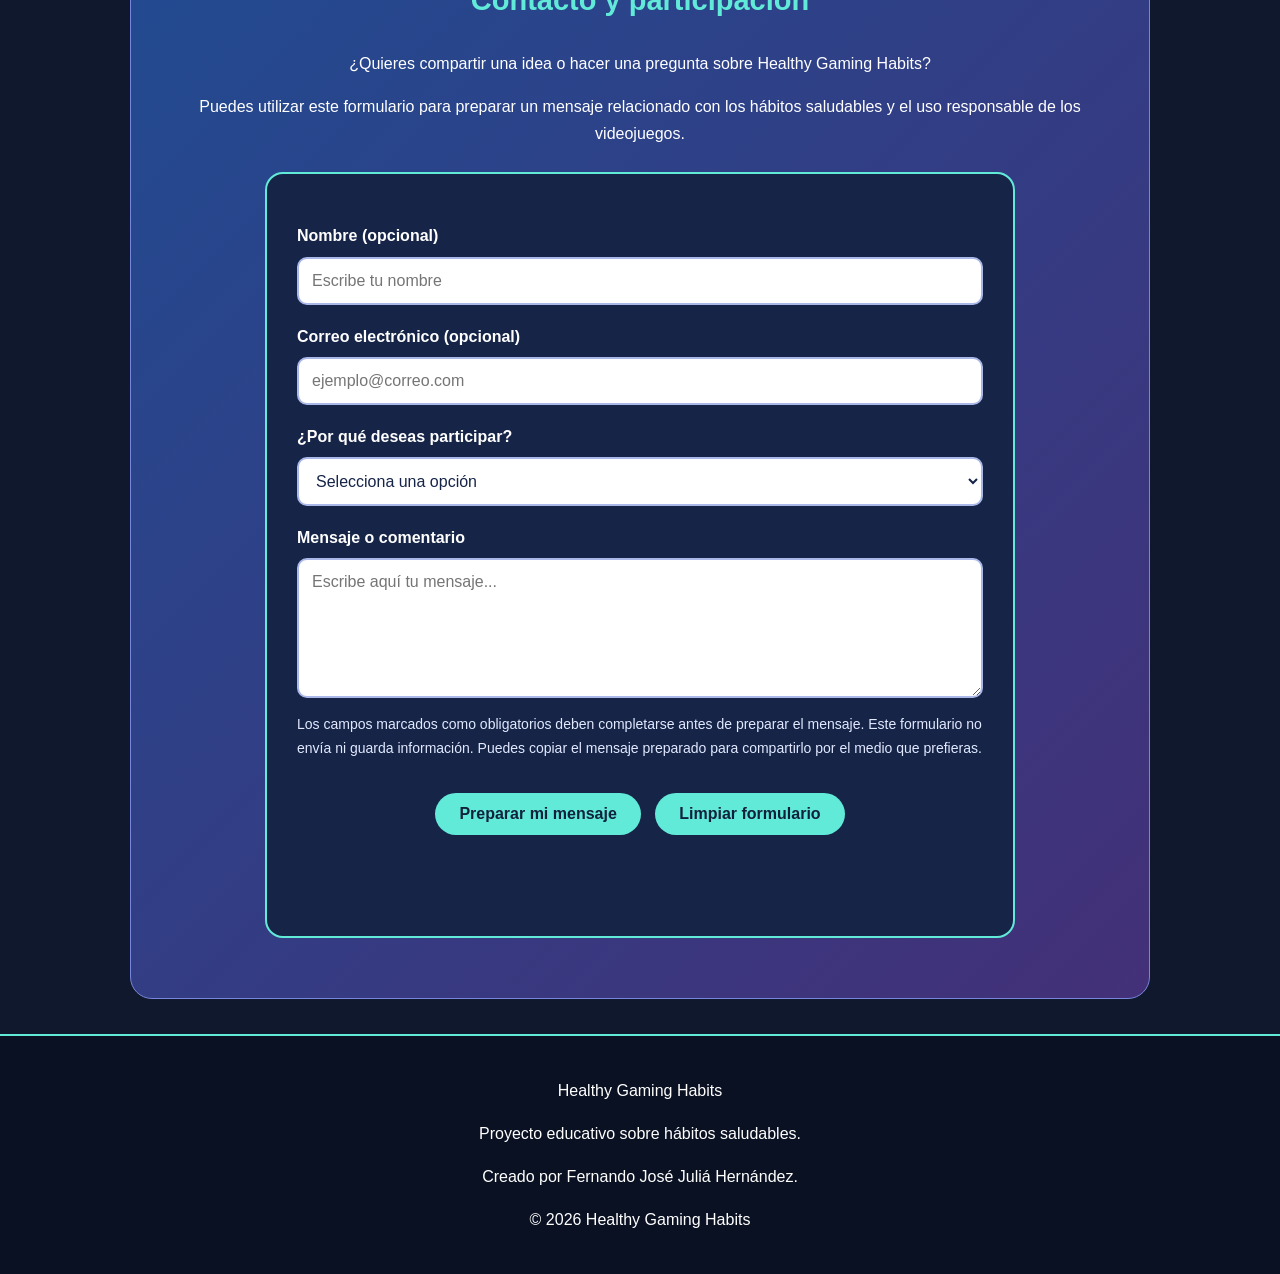
<file: help.html>
<!DOCTYPE html>
<html lang="es">
<head>
  <meta charset="UTF-8">
  <meta name="viewport" content="width=device-width, initial-scale=1.0">
  <meta name="description" content="Consejos, herramientas gratuitas y formas de participar en Healthy Gaming Habits.">
  <title>Cómo ayudar | Healthy Gaming Habits</title>

  <style>
    * {
      box-sizing: border-box;
    }

    body {
      margin: 0;
      font-family: Arial, sans-serif;
      background: #10182d;
      color: white;
      line-height: 1.7;
    }

    /* ENCABEZADO */
    header {
      background: linear-gradient(135deg, #142447, #34316c);
      text-align: center;
      padding: 40px 20px;
      border-bottom: 3px solid #62ead8;
    }

    header h1 {
      color: #62ead8;
      font-size: 36px;
    }

    header p {
      font-size: 19px;
    }

    /* MENU */
    nav {
      margin-top: 25px;
    }

    nav a {
      display: inline-block;
      margin: 5px;
      padding: 10px 18px;
      border: 2px solid #62ead8;
      border-radius: 25px;
      color: white;
      text-decoration: none;
      font-weight: bold;
    }

    nav a:hover,
    nav a[aria-current="page"] {
      background: #62ead8;
      color: #142447;
    }

    /* CONTENIDO */
    main {
      max-width: 1050px;
      margin: 35px auto;
      padding: 0 15px;
    }

    section {
      background: linear-gradient(135deg, #214b91, #433078);
      border: 1px solid #7786dc;
      border-radius: 22px;
      padding: 35px 25px;
      margin-bottom: 30px;
      text-align: center;
    }

    h2 {
      color: #62ead8;
      font-size: 29px;
    }

    h3 {
      color: #62ead8;
    }

    .cards {
      display: grid;
      grid-template-columns: repeat(auto-fit, minmax(250px, 1fr));
      gap: 20px;
      margin-top: 25px;
    }

    .card {
      background: #17264b;
      border-radius: 16px;
      padding: 24px;
      border: 1px solid #7888d9;
    }

    .steps,
    .challenge-list {
      max-width: 700px;
      margin: 25px auto;
      text-align: left;
      padding-left: 30px;
    }

    .steps li,
    .challenge-list li {
      margin-bottom: 14px;
    }

    .challenge {
      background: #17244c;
      border: 2px solid #62ead8;
      border-radius: 18px;
      padding: 25px;
    }

    /* BOTONES */
    .button {
      display: inline-block;
      background: #62ead8;
      color: #10213b;
      padding: 12px 24px;
      border: none;
      border-radius: 30px;
      text-decoration: none;
      font-weight: bold;
      margin: 12px 5px;
      cursor: pointer;
      font-size: 16px;
      font-family: inherit;
    }

    .button:hover {
      background: #a5fff1;
    }

    a:focus-visible,
    button:focus-visible,
    input:focus-visible,
    select:focus-visible,
    textarea:focus-visible {
      outline: 3px solid #ffe27a;
      outline-offset: 3px;
    }

    /* DOCUMENTOS */
    .download-card {
      background: #f7f9ff;
      color: #1b294b;
      padding: 22px;
      border-radius: 20px;
    }

    .download-card h3 {
      color: #213d82;
    }

    .download-card p {
      color: #34446b;
    }

    /* VISTAS PREVIAS */
    .paper {
      background: #ffffff;
      color: #263454;
      padding: 20px 14px;
      border-radius: 12px;
      border: 1px solid #cbd3e5;
      box-shadow: 0 5px 15px rgba(0, 0, 0, 0.12);
      margin: 20px 0;
      text-align: left;
    }

    .paper h4 {
      text-align: center;
      color: #253e83;
      margin: 5px 0 15px;
      font-size: 17px;
    }

    .paper-subtitle {
      text-align: center;
      font-size: 12px;
      color: #586781;
      margin-bottom: 15px;
    }

    .habit-table {
      width: 100%;
      border-collapse: collapse;
      font-size: 10px;
    }

    .habit-table th,
    .habit-table td {
      border: 1px solid #cad5e7;
      padding: 7px 2px;
      text-align: center;
    }

    .habit-table th {
      background: #dff4f0;
      color: #233b66;
    }

    .habit-table td:first-child,
    .habit-table th:first-child {
      text-align: left;
      padding-left: 5px;
    }

    .habit-table td {
      height: 29px;
    }

    .reflection-item {
      margin-bottom: 17px;
    }

    .reflection-item strong {
      display: block;
      font-size: 13px;
      color: #253e83;
    }

    .write-line {
      height: 25px;
      border-bottom: 1px solid #c5d0e3;
    }

    .kit-box {
      background: #152447;
      border: 2px solid #62ead8;
      border-radius: 18px;
      padding: 25px;
      margin-top: 30px;
    }

    /* MENSAJE PERSONAL */
    .message {
      background: #152447;
      border-left: 5px solid #62ead8;
      padding: 25px;
      border-radius: 12px;
      max-width: 800px;
      margin: 25px auto;
    }

    .signature {
      color: #62ead8;
      font-weight: bold;
    }

    /* FORMULARIO */
    .contact-box {
      background: #152447;
      border: 2px solid #62ead8;
      border-radius: 18px;
      padding: 30px;
      max-width: 750px;
      margin: 25px auto;
      text-align: left;
    }

    .contact-box label {
      display: block;
      margin-top: 18px;
      margin-bottom: 7px;
      color: #ffffff;
      font-weight: bold;
    }

    .contact-box input,
    .contact-box select,
    .contact-box textarea {
      display: block;
      width: 100%;
      padding: 13px;
      border: 2px solid #aab8e9;
      border-radius: 10px;
      background: #ffffff;
      color: #152447;
      font-size: 16px;
      font-family: Arial, sans-serif;
    }

    .contact-box textarea {
      min-height: 140px;
      resize: vertical;
    }

    .contact-box input:focus,
    .contact-box select:focus,
    .contact-box textarea:focus {
      border-color: #62ead8;
    }

    .form-note {
      font-size: 14px;
      color: #e2e9ff;
      margin-top: 15px;
    }

    .form-actions {
      text-align: center;
      margin-top: 20px;
    }

    .form-result {
      margin-top: 18px;
      color: #b8fff3;
      font-weight: bold;
      text-align: center;
      min-height: 25px;
    }

    .message-preview {
      display: none;
      background: #ffffff;
      color: #152447;
      padding: 20px;
      border-radius: 12px;
      margin-top: 20px;
      white-space: pre-wrap;
      overflow-wrap: anywhere;
    }

    .message-preview.visible {
      display: block;
    }

    /* PIE DE PAGINA */
    footer {
      background: #0a1122;
      border-top: 2px solid #62ead8;
      padding: 25px;
      text-align: center;
    }

    /* DISEÑO RESPONSIVE */
    @media (max-width: 600px) {
      header h1 {
        font-size: 28px;
      }

      section {
        padding: 25px 15px;
      }

      .paper {
        padding: 12px 8px;
      }

      .habit-table {
        font-size: 9px;
      }

      .contact-box {
        padding: 20px 15px;
      }
    }
  </style>
</head>

<body>

<header>
  <h1>Healthy Gaming Habits</h1>
  <p>Juega, Disfruta y Mantén un Balance</p>

  <nav aria-label="Navegación principal">
    <a href="index.html">Inicio</a>
    <a href="about.html">Nuestra Misión</a>
    <a href="help.html" aria-current="page">Cómo ayudar</a>
    <a href="resources.html">Recursos</a>
  </nav>
</header>

<main>

  <!-- INTRODUCCION -->
  <section>
    <h2>¿Cómo podemos ayudar?</h2>

    <p>
      Todos podemos ayudar a promover hábitos saludables
      entre las personas que disfrutan de los videojuegos.
    </p>

    <p>
      No se trata de dejar de jugar, sino de aprender
      a organizar nuestro tiempo para disfrutar
      de los videojuegos sin descuidar nuestra salud,
      nuestros estudios y nuestras responsabilidades.
    </p>

    <p>
      Con pequeños cambios en nuestra rutina
      podemos lograr un mejor balance.
    </p>
  </section>

  <!-- CONSEJOS -->
  <section>
    <h2>Pequeñas acciones que hacen la diferencia</h2>

    <div class="cards">

      <article class="card">
        <h3>Organiza tu tiempo</h3>
        <p>
          Prepara un horario para estudiar,
          trabajar, descansar y jugar.
          Trata de cumplir con tus responsabilidades primero.
        </p>
      </article>

      <article class="card">
        <h3>Toma descansos</h3>
        <p>
          Durante las sesiones de juego,
          toma descansos para levantarte,
          estirarte y descansar la vista.
        </p>
      </article>

      <article class="card">
        <h3>Cuida tu descanso</h3>
        <p>
          Evita jugar hasta muy tarde
          cuando tienes clases o trabajo
          al día siguiente.
        </p>
      </article>

      <article class="card">
        <h3>Comparte con otros</h3>
        <p>
          Disfruta de tus amistades en línea,
          pero también dedica tiempo
          a compartir con familiares y amigos en persona.
        </p>
      </article>

    </div>
  </section>

  <!-- AYUDAR A OTROS -->
  <section>
    <h2>¿Cómo ayudar a un amigo o familiar?</h2>

    <p>
      A veces conocemos personas que pasan muchas horas
      jugando videojuegos y tienen dificultades
      para organizar su tiempo.
    </p>

    <p>
      Podemos ayudarlas de una manera positiva y respetuosa.
    </p>

    <ol class="steps">
      <li>
        <strong>Habla con respeto:</strong>
        Escucha a la persona antes de darle consejos.
      </li>

      <li>
        <strong>Comparte ideas:</strong>
        Recomienda organizar un horario para jugar
        y cumplir con sus tareas.
      </li>

      <li>
        <strong>Invita a otras actividades:</strong>
        Pueden caminar, hacer ejercicio,
        estudiar juntos o compartir fuera de los videojuegos.
      </li>

      <li>
        <strong>Da un buen ejemplo:</strong>
        Practica también los hábitos saludables
        que recomiendas.
      </li>

      <li>
        <strong>Ofrece apoyo:</strong>
        Recuerda que cambiar una rutina puede tomar tiempo.
      </li>
    </ol>
  </section>

  <!-- RETO DE SIETE DIAS -->
  <section>
    <h2>Reto de 7 días: Encuentra tu balance</h2>

    <p>
      Este pequeño reto puede ayudarte a comenzar
      a desarrollar hábitos más saludables.
    </p>

    <div class="challenge">
      <h3>¡Acepta el reto!</h3>

      <ul class="challenge-list">
        <li><strong>Día 1:</strong> Anota cuánto tiempo dedicas a los videojuegos.</li>
        <li><strong>Día 2:</strong> Prepara un horario para estudiar, trabajar y jugar.</li>
        <li><strong>Día 3:</strong> Toma descansos durante tus sesiones de juego.</li>
        <li><strong>Día 4:</strong> Dedica tiempo a una actividad física.</li>
        <li><strong>Día 5:</strong> Comparte con familiares o amigos fuera de línea.</li>
        <li><strong>Día 6:</strong> Organiza tus responsabilidades antes de jugar.</li>
        <li><strong>Día 7:</strong> Reflexiona sobre los cambios que lograste.</li>
      </ul>

      <p>
        El objetivo no es dejar de jugar,
        sino disfrutar de una manera más saludable.
      </p>
    </div>
  </section>

  <!-- HERRAMIENTAS GRATUITAS -->
  <section id="descargas">
    <h2>Descarga tus herramientas gratuitas</h2>

    <p>
      Para ayudarte a completar el reto de siete días,
      preparé dos documentos que puedes descargar,
      imprimir y utilizar durante la semana.
    </p>

    <p>
      Aquí puedes ver cómo son estas herramientas
      antes de descargarlas.
    </p>

    <div class="cards">

      <!-- CALENDARIO -->
      <article class="download-card">
        <h3>Calendario de hábitos saludables</h3>

        <div class="paper">
          <h4>Mi calendario de hábitos</h4>

          <p class="paper-subtitle">
            Healthy Gaming Habits — Reto de 7 días
          </p>

          <table class="habit-table">
            <thead>
              <tr>
                <th scope="col">Hábito</th>
                <th scope="col">Lun</th>
                <th scope="col">Mar</th>
                <th scope="col">Mié</th>
                <th scope="col">Jue</th>
                <th scope="col">Vie</th>
                <th scope="col">Sáb</th>
                <th scope="col">Dom</th>
              </tr>
            </thead>

            <tbody>
              <tr>
                <th scope="row">Estudiar</th>
                <td>□</td><td>□</td><td>□</td>
                <td>□</td><td>□</td><td>□</td><td>□</td>
              </tr>

              <tr>
                <th scope="row">Descansar</th>
                <td>□</td><td>□</td><td>□</td>
                <td>□</td><td>□</td><td>□</td><td>□</td>
              </tr>

              <tr>
                <th scope="row">Ejercicio</th>
                <td>□</td><td>□</td><td>□</td>
                <td>□</td><td>□</td><td>□</td><td>□</td>
              </tr>

              <tr>
                <th scope="row">Tiempo social</th>
                <td>□</td><td>□</td><td>□</td>
                <td>□</td><td>□</td><td>□</td><td>□</td>
              </tr>

              <tr>
                <th scope="row">Juego balanceado</th>
                <td>□</td><td>□</td><td>□</td>
                <td>□</td><td>□</td><td>□</td><td>□</td>
              </tr>
            </tbody>
          </table>

          <p class="paper-subtitle">
            Marca cada día que cumplas con tus hábitos.
          </p>
        </div>

        <p>
          Utiliza este calendario para marcar tus hábitos
          durante siete días y observar tu progreso.
        </p>

        <a
          class="button"
          href="downloads/Calendario_Habitos_Saludables%20%282%29.pdf"
          download>
          Descargar calendario (PDF)
        </a>
      </article>

      <!-- CHECKLIST -->
      <article class="download-card">
        <h3>Checklist y reflexión personal</h3>

        <div class="paper">
          <h4>Mi reflexión semanal</h4>

          <p class="paper-subtitle">
            Healthy Gaming Habits — Weekly Check-In
          </p>

          <div class="reflection-item">
            <strong>¿Organicé bien mi tiempo?</strong>
            <div class="write-line"></div>
            <div class="write-line"></div>
          </div>

          <div class="reflection-item">
            <strong>¿Qué hábito logré mejorar?</strong>
            <div class="write-line"></div>
            <div class="write-line"></div>
          </div>

          <div class="reflection-item">
            <strong>¿Qué fue lo más difícil?</strong>
            <div class="write-line"></div>
            <div class="write-line"></div>
          </div>

          <div class="reflection-item">
            <strong>¿Qué quiero mejorar?</strong>
            <div class="write-line"></div>
            <div class="write-line"></div>
          </div>
        </div>

        <p>
          Completa esta hoja para evaluar tus hábitos,
          identificar tus logros y establecer nuevas metas.
        </p>

        <a
          class="button"
          href="downloads/Checklist_Reflexion_Personal%20%281%29.pdf"
          download>
          Descargar checklist (PDF)
        </a>
      </article>

    </div>

    <!-- KIT COMPLETO -->
    <div class="kit-box">
      <h3>Descarga el kit completo</h3>

      <p>
        También puedes descargar el calendario
        y el checklist juntos en un solo documento,
        listo para imprimir.
      </p>

      <!-- ENLACE CORREGIDO -->
      <a
        class="button"
        href="downloads/Healthy_Gaming_Habits_Kit_Imprimible%20%281%29.pdf"
        download>
        Descargar kit completo (PDF)
      </a>

      <p>
        Material educativo gratuito de Healthy Gaming Habits.
      </p>
    </div>
  </section>

  <!-- MENSAJE PERSONAL -->
  <section>
    <h2>Un mensaje de Fernando</h2>

    <div class="message">
      <p>
        Yo sé que no siempre es fácil organizar
        nuestro tiempo, especialmente cuando tenemos
        clases, trabajo y otras responsabilidades.
      </p>

      <p>
        Como estudiante de Computer Science
        que disfruta mucho de los videojuegos,
        entiendo lo difícil que puede ser
        encontrar ese balance.
      </p>

      <p>
        Por eso quiero motivar a otros jóvenes
        a comenzar con pequeños cambios.
        No tenemos que dejar de jugar videojuegos
        para cumplir con nuestras metas.
      </p>

      <p>
        Podemos disfrutar de nuestros pasatiempos
        y también dedicar tiempo a nuestro futuro.
      </p>

      <p class="signature">
        Fernando José Juliá Hernández
      </p>
    </div>

    <a class="button" href="about.html">
      Conoce mi historia
    </a>

    <a class="button" href="resources.html">
      Explora los recursos
    </a>
  </section>

  <!-- FORMULARIO DE CONTACTO -->
  <section id="contacto">
    <h2>Contacto y participación</h2>

    <p>
      ¿Quieres compartir una idea o hacer una pregunta
      sobre Healthy Gaming Habits?
    </p>

    <p>
      Puedes utilizar este formulario para preparar
      un mensaje relacionado con los hábitos saludables
      y el uso responsable de los videojuegos.
    </p>

    <div class="contact-box">
      <form id="contactForm">

        <label for="nombre">
          Nombre (opcional)
        </label>

        <input
          type="text"
          id="nombre"
          name="nombre"
          autocomplete="name"
          placeholder="Escribe tu nombre"
          maxlength="80">

        <label for="correo">
          Correo electrónico (opcional)
        </label>

        <input
          type="email"
          id="correo"
          name="correo"
          autocomplete="email"
          placeholder="ejemplo@correo.com"
          maxlength="120">

        <label for="motivo">
          ¿Por qué deseas participar?
        </label>

        <select
          id="motivo"
          name="motivo"
          required>
          <option value="">
            Selecciona una opción
          </option>
          <option value="Compartir una idea">
            Compartir una idea
          </option>
          <option value="Hacer una pregunta">
            Hacer una pregunta
          </option>
          <option value="Compartir mi experiencia">
            Compartir mi experiencia
          </option>
          <option value="Conocer más sobre el proyecto">
            Conocer más sobre el proyecto
          </option>
        </select>

        <label for="mensaje">
          Mensaje o comentario
        </label>

        <textarea
          id="mensaje"
          name="mensaje"
          placeholder="Escribe aquí tu mensaje..."
          maxlength="1500"
          required></textarea>

        <p class="form-note">
          Los campos marcados como obligatorios deben
          completarse antes de preparar el mensaje.
          Este formulario no envía ni guarda información.
          Puedes copiar el mensaje preparado para
          compartirlo por el medio que prefieras.
        </p>

        <div class="form-actions">
          <button
            class="button"
            type="submit">
            Preparar mi mensaje
          </button>

          <button
            class="button"
            type="reset">
            Limpiar formulario
          </button>
        </div>

      </form>

      <p
        id="formResult"
        class="form-result"
        role="status"
        aria-live="polite"></p>

      <div
        id="messagePreview"
        class="message-preview"
        aria-label="Vista previa del mensaje preparado"></div>

      <div
        id="copyActions"
        class="form-actions"
        hidden>
        <button
          type="button"
          class="button"
          id="copyButton">
          Copiar mensaje
        </button>
      </div>
    </div>
  </section>

</main>

<footer>
  <p>Healthy Gaming Habits</p>
  <p>Proyecto educativo sobre hábitos saludables.</p>
  <p>Creado por Fernando José Juliá Hernández.</p>
  <p>&copy; 2026 Healthy Gaming Habits</p>
</footer>

<script>
  const contactForm = document.getElementById("contactForm");
  const formResult = document.getElementById("formResult");
  const messagePreview = document.getElementById("messagePreview");
  const copyActions = document.getElementById("copyActions");
  const copyButton = document.getElementById("copyButton");

  let preparedMessage = "";

  contactForm.addEventListener("submit", function(event) {
    event.preventDefault();

    if (!contactForm.reportValidity()) {
      return;
    }

    const nombre = document.getElementById("nombre").value.trim();
    const correo = document.getElementById("correo").value.trim();
    const motivo = document.getElementById("motivo").value;
    const mensaje = document.getElementById("mensaje").value.trim();

    if (mensaje.length === 0) {
      formResult.textContent = "Por favor, escribe un mensaje.";
      return;
    }

    preparedMessage =
      "Healthy Gaming Habits - Contacto y participación\n\n" +
      "Nombre: " + (nombre || "No indicado") + "\n" +
      "Correo: " + (correo || "No indicado") + "\n" +
      "Motivo: " + motivo + "\n\n" +
      "Mensaje:\n" + mensaje;

    messagePreview.textContent = preparedMessage;
    messagePreview.classList.add("visible");
    copyActions.hidden = false;

    formResult.textContent =
      "¡Tu mensaje está preparado! Puedes copiarlo y compartirlo.";

    messagePreview.scrollIntoView({
      behavior: "smooth",
      block: "nearest"
    });
  });

  copyButton.addEventListener("click", async function() {
    if (!preparedMessage) {
      return;
    }

    try {
      await navigator.clipboard.writeText(preparedMessage);

      formResult.textContent =
        "¡Mensaje copiado! Ahora puedes pegarlo donde desees.";

    } catch (error) {
      formResult.textContent =
        "No se pudo copiar automáticamente. Selecciona el texto de la vista previa y cópialo manualmente.";
    }
  });

  contactForm.addEventListener("reset", function() {
    preparedMessage = "";
    messagePreview.textContent = "";
    messagePreview.classList.remove("visible");
    copyActions.hidden = true;
    formResult.textContent = "";
  });
</script>

</body>
</html>
</file>
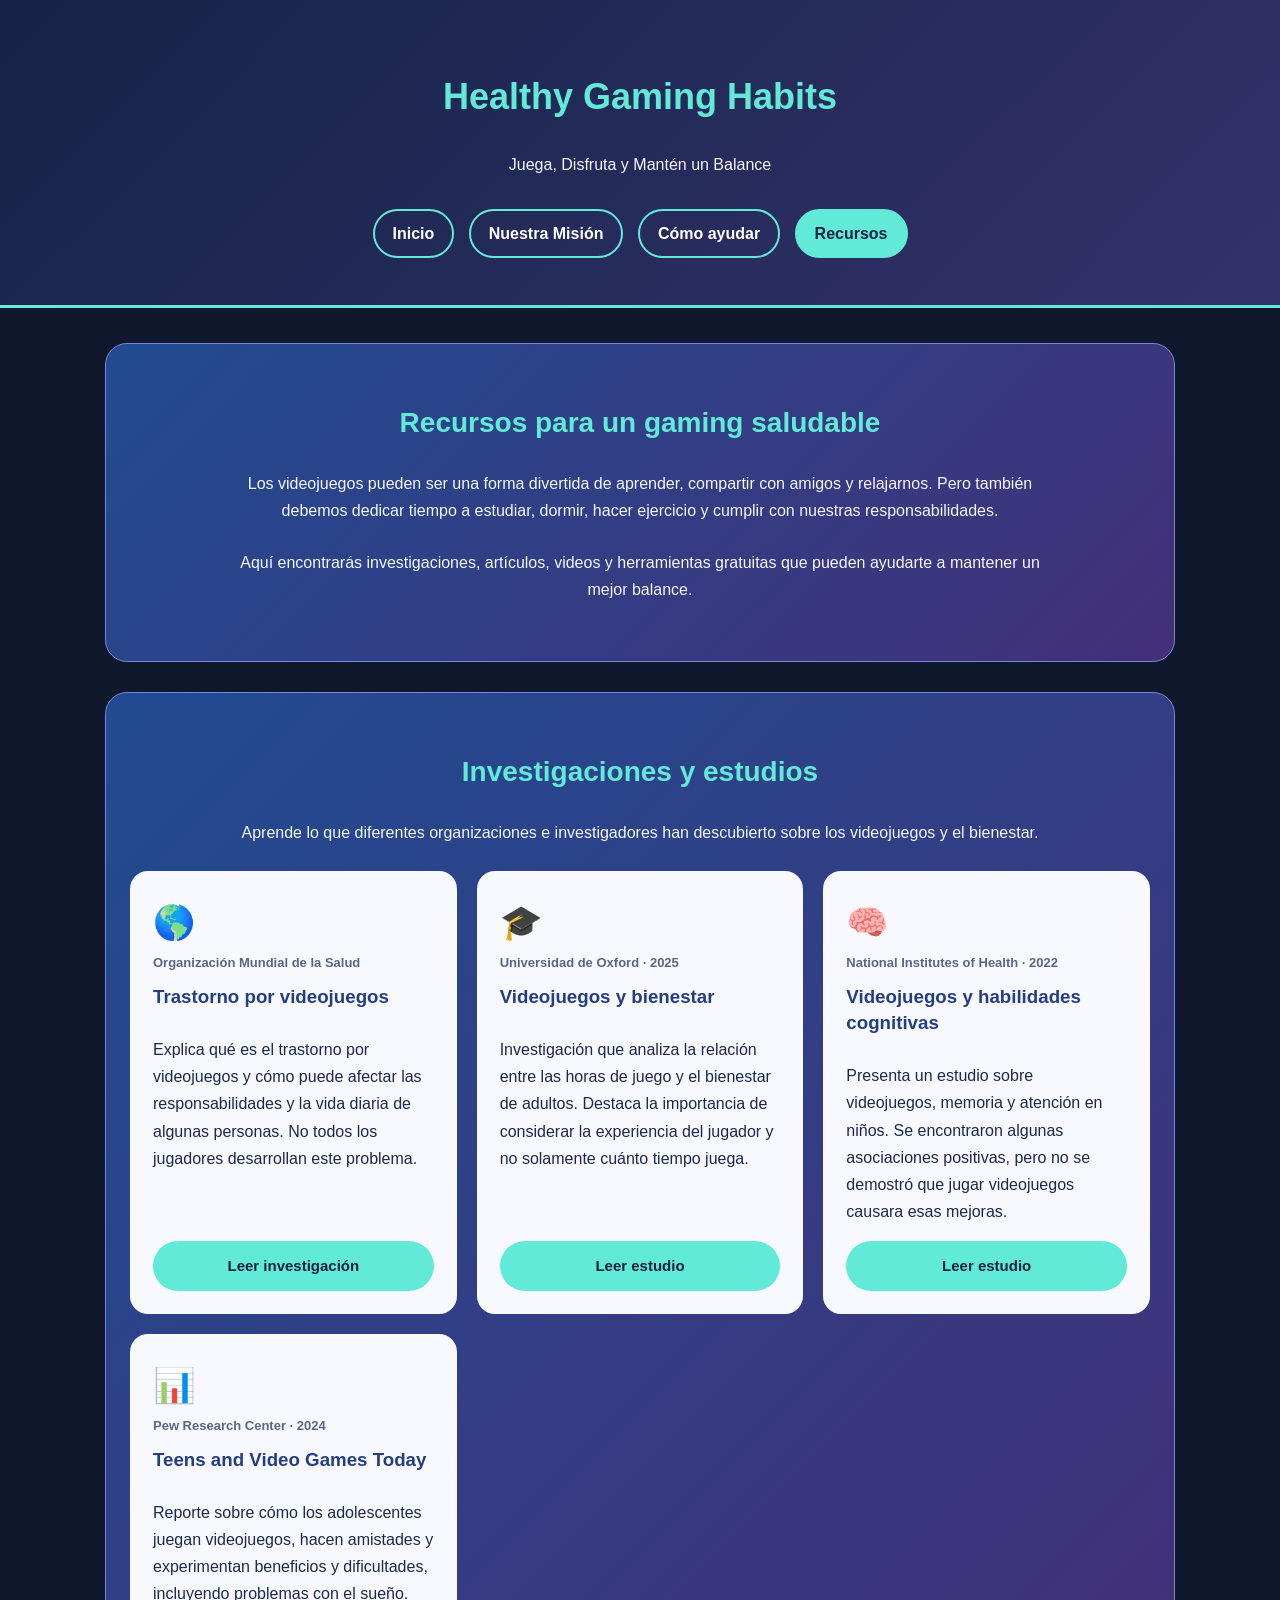
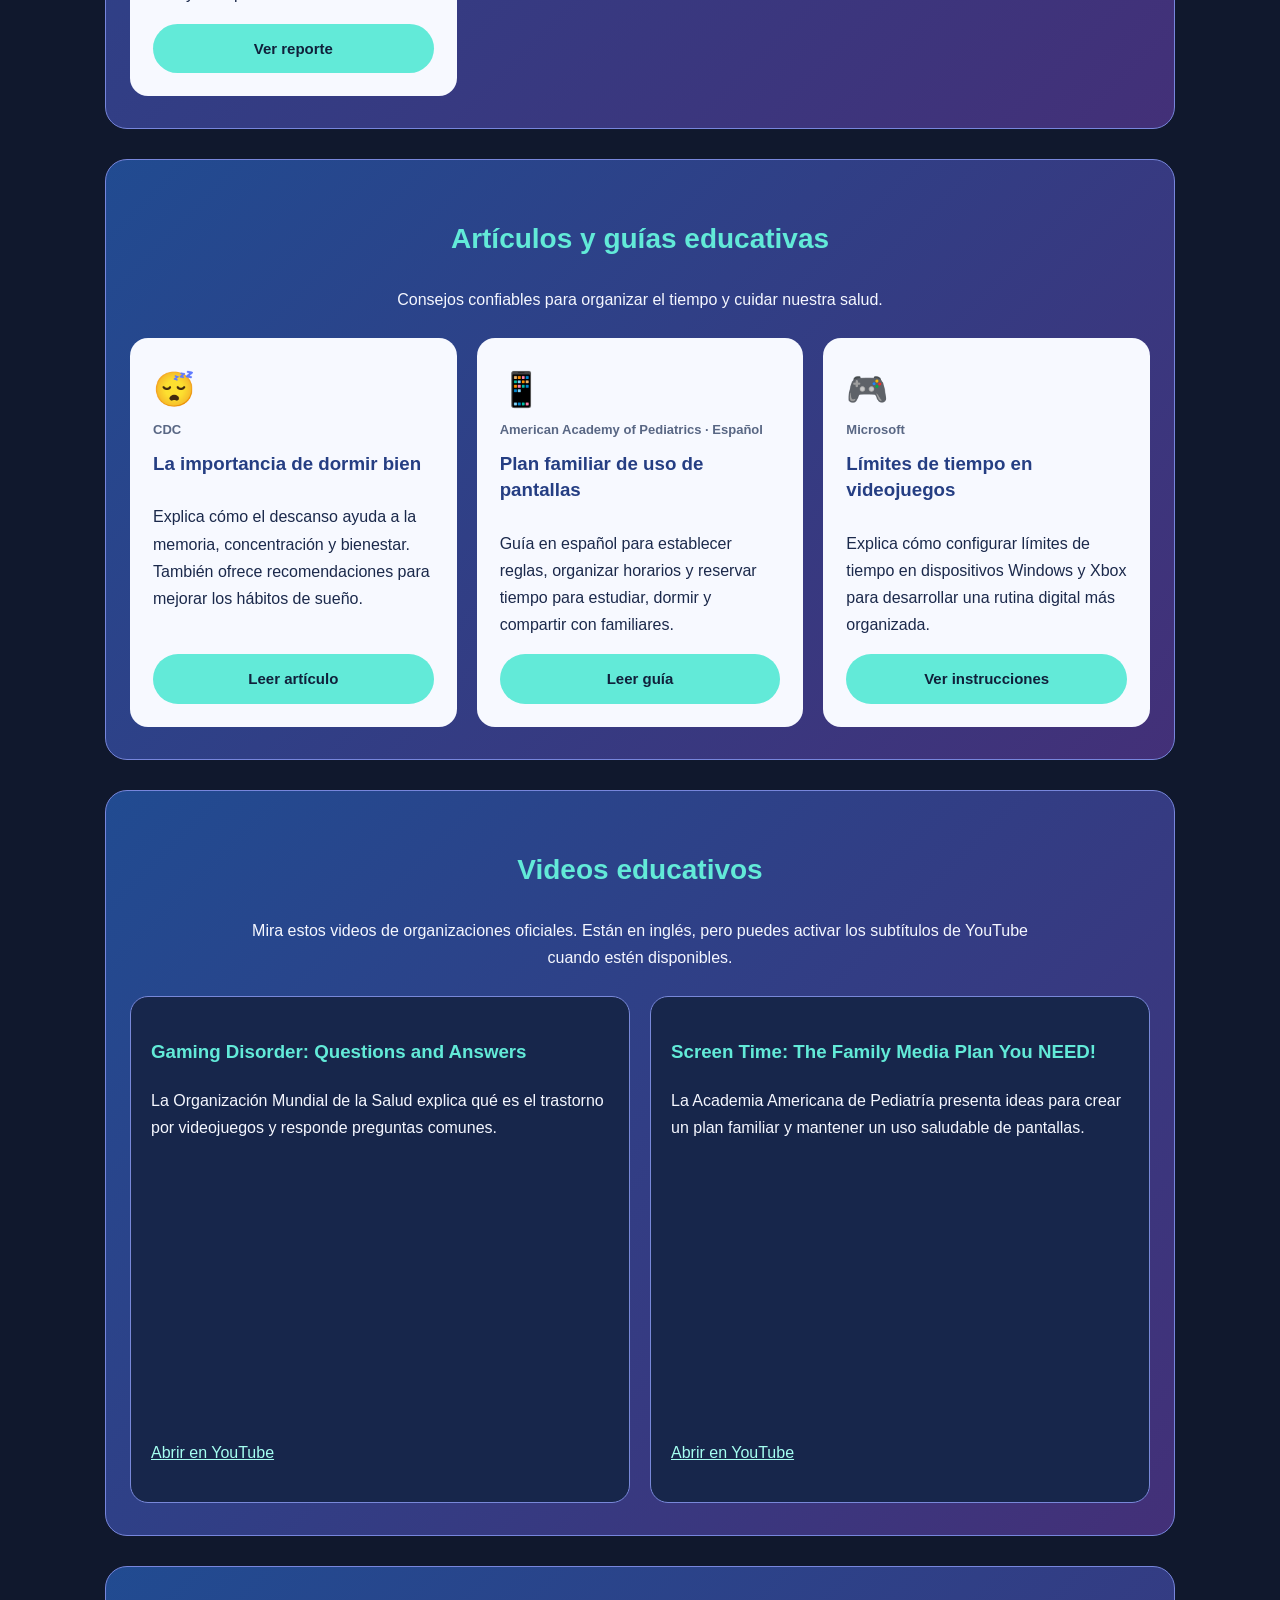
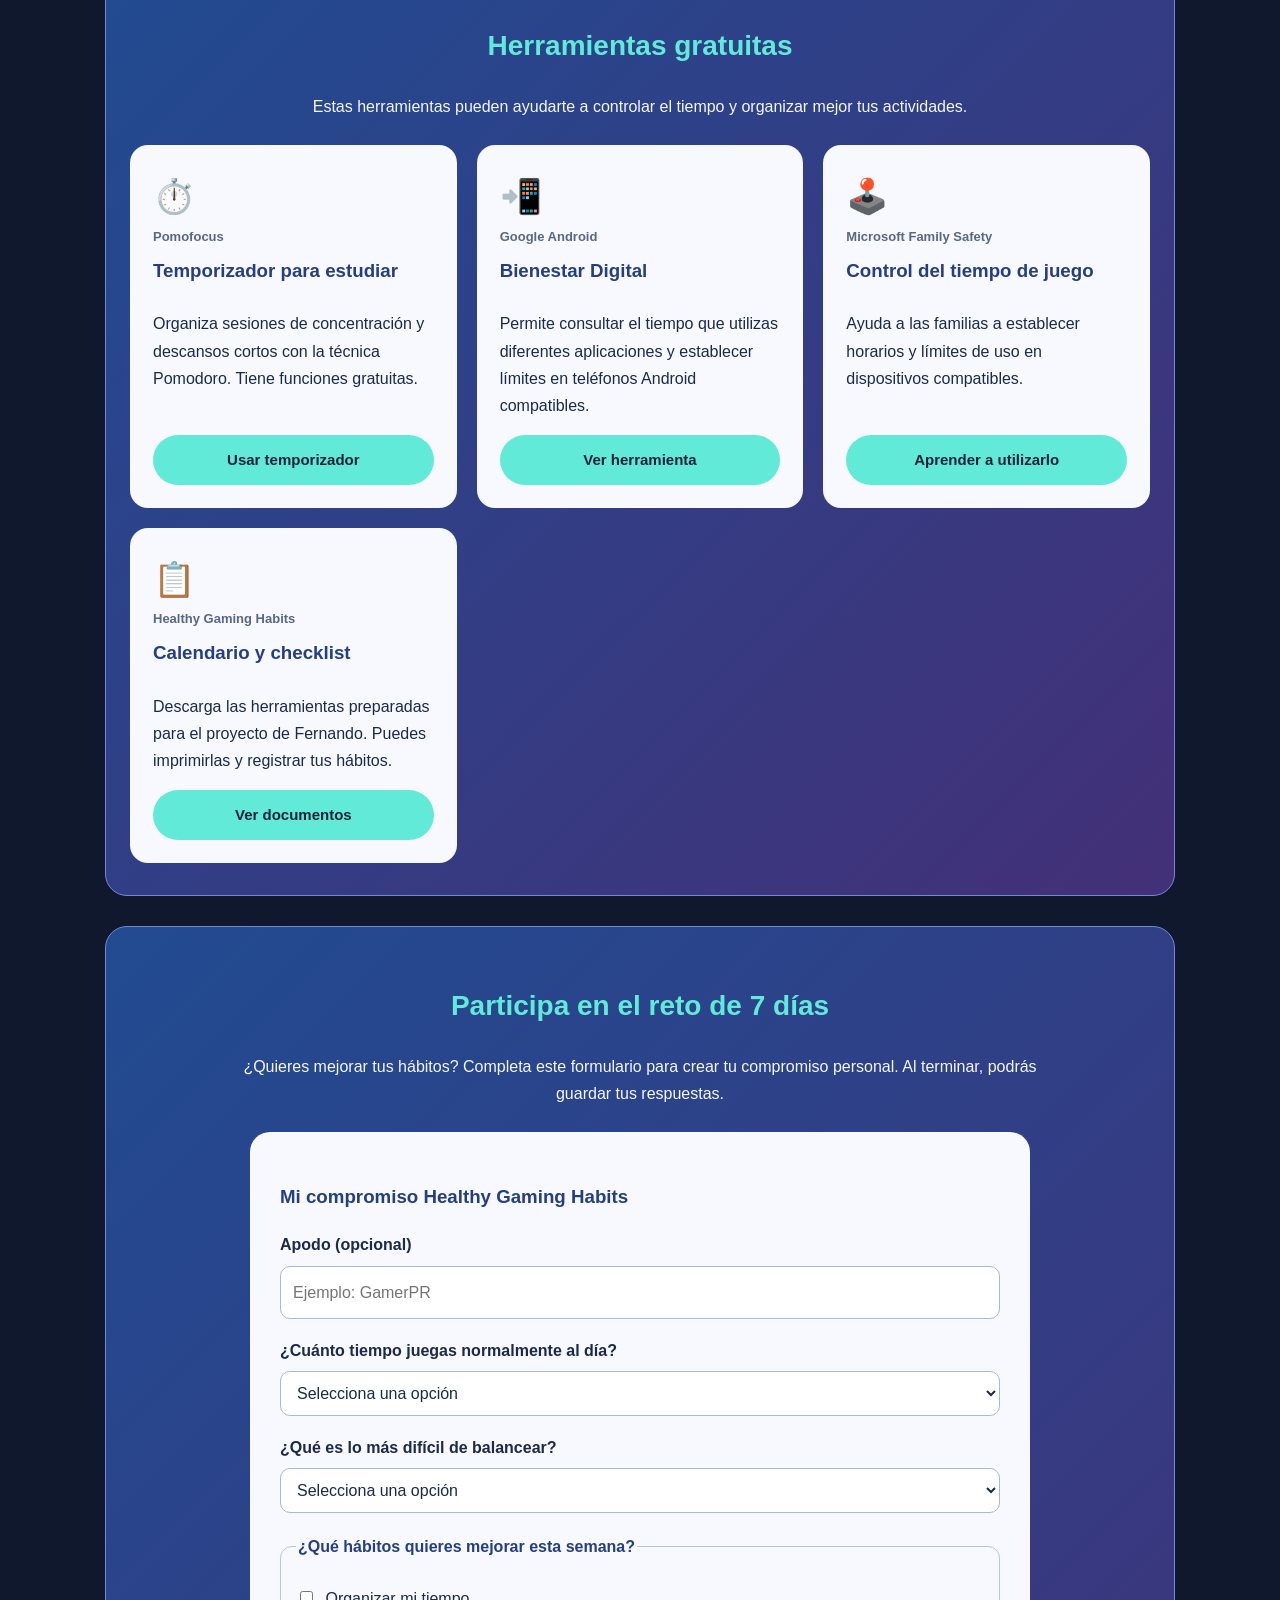
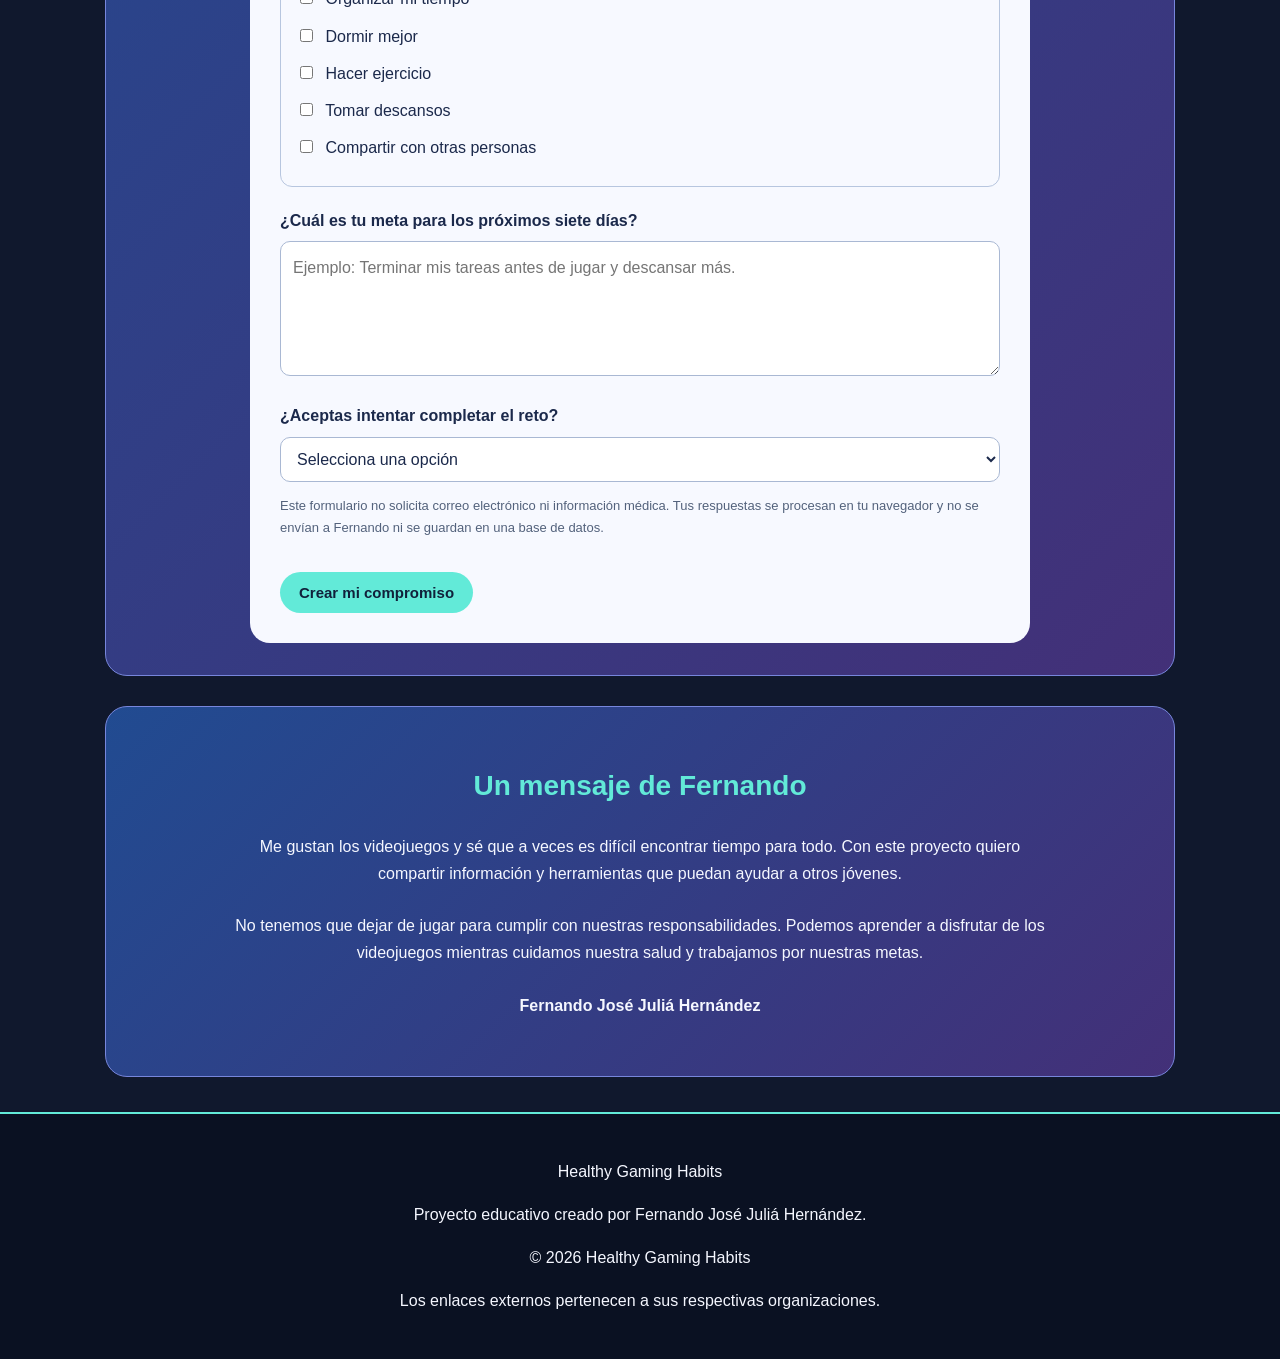
<file: resources.html>
<!DOCTYPE html>
<html lang="es">
<head>
<meta charset="UTF-8">
<meta name="viewport" content="width=device-width, initial-scale=1">
<meta name="description" content="Recursos confiables, videos, herramientas gratuitas y un reto de siete días para desarrollar hábitos saludables al jugar videojuegos.">
<title>Recursos | Healthy Gaming Habits</title>

<style>
* { box-sizing: border-box; }

body {
  margin: 0;
  font-family: Arial, Helvetica, sans-serif;
  background: #10182d;
  color: #f5f7ff;
  line-height: 1.7;
}
header {
  background: linear-gradient(135deg,#142447,#34316c);
  padding: 42px 18px;
  text-align: center;
  border-bottom: 3px solid #62ead8;
}
header h1 { color: #62ead8; font-size: 36px; }
nav { margin-top: 25px; }
nav a {
  display: inline-block;
  color: white;
  text-decoration: none;
  border: 2px solid #62ead8;
  padding: 9px 18px;
  border-radius: 25px;
  margin: 5px;
  font-weight: bold;
}
nav a:hover, nav a[aria-current="page"] {
  background: #62ead8;
  color: #142447;
}
main { max-width: 1100px; margin: 35px auto; padding: 0 15px; }
section {
  background: linear-gradient(135deg,#214b91,#433078);
  border: 1px solid #7786dc;
  border-radius: 22px;
  padding: 32px 24px;
  margin-bottom: 30px;
}
h2 { color: #62ead8; text-align: center; font-size: 28px; }
.section-intro { text-align: center; max-width: 820px; margin: 15px auto 25px; }
.cards {
  display: grid;
  grid-template-columns: repeat(auto-fit,minmax(250px,1fr));
  gap: 20px;
}
.card {
  background: #f7f9ff;
  color: #1b294b;
  padding: 23px;
  border-radius: 18px;
  display: flex;
  flex-direction: column;
}
.card h3 { color: #253e83; margin: 10px 0; line-height: 1.4; }
.card p { flex: 1; }
.icon { font-size: 34px; }
.source { color: #596784; font-size: 13px; font-weight: bold; }
.button {
  display: inline-block;
  background: #62ead8;
  color: #10213b;
  padding: 12px 19px;
  border-radius: 28px;
  text-decoration: none;
  font-weight: bold;
  text-align: center;
  border: none;
  cursor: pointer;
  font-size: 15px;
}
.button:hover { background: #a5fff1; }
a:focus-visible, button:focus-visible, input:focus-visible,
select:focus-visible, textarea:focus-visible {
  outline: 3px solid #ffdf70;
  outline-offset: 3px;
}
.video-card {
  background: #17264b;
  border: 1px solid #7888d9;
  border-radius: 18px;
  padding: 20px;
}
.video-card h3 { color: #62ead8; }
.video-frame { width: 100%; aspect-ratio: 16/9; border: 0; border-radius: 12px; }
.video-card a { color: #a5fff1; }
.form-box {
  background: #f7f9ff;
  color: #1b294b;
  max-width: 780px;
  margin: 25px auto 0;
  padding: 30px;
  border-radius: 20px;
}
.form-box h3 { color: #253e83; }
.form-box label {
  display: block;
  margin: 18px 0 7px;
  font-weight: bold;
}
.form-box input, .form-box select, .form-box textarea {
  width: 100%;
  border: 1px solid #a9b8d3;
  border-radius: 10px;
  padding: 12px;
  font: inherit;
  background: white;
  color: #1b294b;
}
.form-box fieldset {
  border: 1px solid #b7c6df;
  border-radius: 12px;
  margin: 20px 0;
  padding: 15px;
}
.form-box legend { font-weight: bold; color: #253e83; }
.form-box .check-label { font-weight: normal; margin: 10px 0; }
.form-box input[type="checkbox"] { width: auto; margin-right: 8px; }
.form-box button { margin-top: 20px; }
.note { font-size: 13px; color: #53627c; }
.result {
  display: none;
  background: #e1f8f3;
  border: 1px solid #7ad3c5;
  border-radius: 12px;
  padding: 18px;
  margin-top: 20px;
  white-space: pre-wrap;
  overflow-wrap: anywhere;
}
.result.show { display: block; }
footer {
  background: #0a1122;
  text-align: center;
  padding: 28px 15px;
  border-top: 2px solid #62ead8;
}
@media(max-width:600px) {
  header h1 { font-size: 28px; }
  section { padding: 25px 15px; }
  .form-box { padding: 20px 15px; }
}
</style>
</head>

<body>
<header>
  <h1>Healthy Gaming Habits</h1>
  <p>Juega, Disfruta y Mantén un Balance</p>
  <nav aria-label="Navegación principal">
    <a href="index.html">Inicio</a>
    <a href="about.html">Nuestra Misión</a>
    <a href="help.html">Cómo ayudar</a>
    <a href="resources.html" aria-current="page">Recursos</a>
  </nav>
</header>

<main>

<section>
  <h2>Recursos para un gaming saludable</h2>
  <p class="section-intro">
    Los videojuegos pueden ser una forma divertida de aprender,
    compartir con amigos y relajarnos. Pero también debemos
    dedicar tiempo a estudiar, dormir, hacer ejercicio
    y cumplir con nuestras responsabilidades.
  </p>
  <p class="section-intro">
    Aquí encontrarás investigaciones, artículos, videos
    y herramientas gratuitas que pueden ayudarte
    a mantener un mejor balance.
  </p>
</section>

<!-- INVESTIGACIONES -->

<section>
<h2>Investigaciones y estudios</h2>
<p class="section-intro">
  Aprende lo que diferentes organizaciones e investigadores
  han descubierto sobre los videojuegos y el bienestar.
</p>

<div class="cards">

<article class="card">
  <div class="icon" aria-hidden="true">🌎</div>
  <span class="source">Organización Mundial de la Salud</span>
  <h3>Trastorno por videojuegos</h3>
  <p>
    Explica qué es el trastorno por videojuegos y cómo
    puede afectar las responsabilidades y la vida diaria
    de algunas personas. No todos los jugadores
    desarrollan este problema.
  </p>
  <a class="button" target="_blank" rel="noopener noreferrer"
  href="https://www.who.int/news-room/questions-and-answers/item/addictive-behaviours-gaming-disorder">
  Leer investigación</a>
</article>

<article class="card">
  <div class="icon" aria-hidden="true">🎓</div>
  <span class="source">Universidad de Oxford · 2025</span>
  <h3>Videojuegos y bienestar</h3>
  <p>
    Investigación que analiza la relación entre
    las horas de juego y el bienestar de adultos.
    Destaca la importancia de considerar
    la experiencia del jugador y no solamente
    cuánto tiempo juega.
  </p>
  <a class="button" target="_blank" rel="noopener noreferrer"
  href="https://www.oii.ox.ac.uk/news-events/news/its-quality-not-quantity-that-predicts-gamers-wellbeing-new-study-finds/">
  Leer estudio</a>
</article>

<article class="card">
  <div class="icon" aria-hidden="true">🧠</div>
  <span class="source">National Institutes of Health · 2022</span>
  <h3>Videojuegos y habilidades cognitivas</h3>
  <p>
    Presenta un estudio sobre videojuegos, memoria
    y atención en niños. Se encontraron algunas
    asociaciones positivas, pero no se demostró
    que jugar videojuegos causara esas mejoras.
  </p>
  <a class="button" target="_blank" rel="noopener noreferrer"
  href="https://www.nih.gov/news-events/news-releases/video-gaming-may-be-associated-better-cognitive-performance-children">
  Leer estudio</a>
</article>

<article class="card">
  <div class="icon" aria-hidden="true">📊</div>
  <span class="source">Pew Research Center · 2024</span>
  <h3>Teens and Video Games Today</h3>
  <p>
    Reporte sobre cómo los adolescentes juegan
    videojuegos, hacen amistades y experimentan
    beneficios y dificultades, incluyendo problemas
    con el sueño.
  </p>
  <a class="button" target="_blank" rel="noopener noreferrer"
  href="https://www.pewresearch.org/internet/2024/05/09/teens-and-video-games-today/">
  Ver reporte</a>
</article>

</div>
</section>

<!-- ARTICULOS -->

<section>
<h2>Artículos y guías educativas</h2>
<p class="section-intro">
  Consejos confiables para organizar el tiempo
  y cuidar nuestra salud.
</p>

<div class="cards">

<article class="card">
  <div class="icon" aria-hidden="true">😴</div>
  <span class="source">CDC</span>
  <h3>La importancia de dormir bien</h3>
  <p>
    Explica cómo el descanso ayuda a la memoria,
    concentración y bienestar. También ofrece
    recomendaciones para mejorar los hábitos de sueño.
  </p>
  <a class="button" target="_blank" rel="noopener noreferrer"
  href="https://www.cdc.gov/sleep/about/index.html">
  Leer artículo</a>
</article>

<article class="card">
  <div class="icon" aria-hidden="true">📱</div>
  <span class="source">American Academy of Pediatrics · Español</span>
  <h3>Plan familiar de uso de pantallas</h3>
  <p>
    Guía en español para establecer reglas,
    organizar horarios y reservar tiempo
    para estudiar, dormir y compartir
    con familiares.
  </p>
  <a class="button" target="_blank" rel="noopener noreferrer"
  href="https://www.healthychildren.org/Spanish/family-life/Media/paginas/How-to-Make-a-Family-Media-Use-Plan.aspx">
  Leer guía</a>
</article>

<article class="card">
  <div class="icon" aria-hidden="true">🎮</div>
  <span class="source">Microsoft</span>
  <h3>Límites de tiempo en videojuegos</h3>
  <p>
    Explica cómo configurar límites de tiempo
    en dispositivos Windows y Xbox
    para desarrollar una rutina digital
    más organizada.
  </p>
  <a class="button" target="_blank" rel="noopener noreferrer"
  href="https://support.microsoft.com/en-us/family-safety/set-screen-time-limits-across-devices">
  Ver instrucciones</a>
</article>

</div>
</section>

<!-- VIDEOS -->

<section>
<h2>Videos educativos</h2>
<p class="section-intro">
  Mira estos videos de organizaciones oficiales.
  Están en inglés, pero puedes activar
  los subtítulos de YouTube cuando estén disponibles.
</p>

<div class="cards">

<article class="video-card">
  <h3>Gaming Disorder: Questions and Answers</h3>
  <p>
    La Organización Mundial de la Salud explica
    qué es el trastorno por videojuegos
    y responde preguntas comunes.
  </p>
  <iframe class="video-frame"
    src="https://www.youtube-nocookie.com/embed/lJ71KAO0mtc"
    title="OMS: Preguntas sobre el trastorno por videojuegos"
    loading="lazy"
    allowfullscreen></iframe>
  <p>
    <a target="_blank" rel="noopener noreferrer"
    href="https://www.youtube.com/watch?v=lJ71KAO0mtc">
    Abrir en YouTube</a>
  </p>
</article>

<article class="video-card">
  <h3>Screen Time: The Family Media Plan You NEED!</h3>
  <p>
    La Academia Americana de Pediatría presenta
    ideas para crear un plan familiar
    y mantener un uso saludable de pantallas.
  </p>
  <iframe class="video-frame"
    src="https://www.youtube-nocookie.com/embed/WFfwStEOo-Y"
    title="AAP: Plan familiar para el uso de pantallas"
    loading="lazy"
    allowfullscreen></iframe>
  <p>
    <a target="_blank" rel="noopener noreferrer"
    href="https://www.youtube.com/watch?v=WFfwStEOo-Y">
    Abrir en YouTube</a>
  </p>
</article>

</div>
</section>

<!-- HERRAMIENTAS -->

<section>
<h2>Herramientas gratuitas</h2>
<p class="section-intro">
  Estas herramientas pueden ayudarte
  a controlar el tiempo y organizar
  mejor tus actividades.
</p>

<div class="cards">

<article class="card">
  <div class="icon" aria-hidden="true">⏱️</div>
  <span class="source">Pomofocus</span>
  <h3>Temporizador para estudiar</h3>
  <p>
    Organiza sesiones de concentración
    y descansos cortos con la técnica Pomodoro.
    Tiene funciones gratuitas.
  </p>
  <a class="button" target="_blank" rel="noopener noreferrer"
  href="https://pomofocus.io/">
  Usar temporizador</a>
</article>

<article class="card">
  <div class="icon" aria-hidden="true">📲</div>
  <span class="source">Google Android</span>
  <h3>Bienestar Digital</h3>
  <p>
    Permite consultar el tiempo que utilizas
    diferentes aplicaciones y establecer
    límites en teléfonos Android compatibles.
  </p>
  <a class="button" target="_blank" rel="noopener noreferrer"
  href="https://support.google.com/android/answer/9346420?hl=es">
  Ver herramienta</a>
</article>

<article class="card">
  <div class="icon" aria-hidden="true">🕹️</div>
  <span class="source">Microsoft Family Safety</span>
  <h3>Control del tiempo de juego</h3>
  <p>
    Ayuda a las familias a establecer
    horarios y límites de uso
    en dispositivos compatibles.
  </p>
  <a class="button" target="_blank" rel="noopener noreferrer"
  href="https://support.microsoft.com/en-us/family-safety/set-screen-time-limits-across-devices">
  Aprender a utilizarlo</a>
</article>

<article class="card">
  <div class="icon" aria-hidden="true">📋</div>
  <span class="source">Healthy Gaming Habits</span>
  <h3>Calendario y checklist</h3>
  <p>
    Descarga las herramientas preparadas
    para el proyecto de Fernando.
    Puedes imprimirlas y registrar tus hábitos.
  </p>
  <a class="button" href="help.html#descargas">
  Ver documentos</a>
</article>

</div>
</section>

<!-- FORMULARIO DEL RETO -->

<section id="reto">
<h2>Participa en el reto de 7 días</h2>

<p class="section-intro">
  ¿Quieres mejorar tus hábitos?
  Completa este formulario para crear
  tu compromiso personal.
  Al terminar, podrás guardar tus respuestas.
</p>

<div class="form-box">

<h3>Mi compromiso Healthy Gaming Habits</h3>

<form id="retoForm">

<label for="apodo">Apodo (opcional)</label>
<input id="apodo" name="apodo" type="text"
  maxlength="40" placeholder="Ejemplo: GamerPR">

<label for="tiempo">¿Cuánto tiempo juegas normalmente al día?</label>
<select id="tiempo" name="tiempo" required>
  <option value="">Selecciona una opción</option>
  <option>Menos de 1 hora</option>
  <option>Entre 1 y 2 horas</option>
  <option>Entre 2 y 4 horas</option>
  <option>Más de 4 horas</option>
  <option>No juego todos los días</option>
</select>

<label for="dificultad">¿Qué es lo más difícil de balancear?</label>
<select id="dificultad" name="dificultad" required>
  <option value="">Selecciona una opción</option>
  <option>Los estudios</option>
  <option>El trabajo</option>
  <option>El descanso</option>
  <option>La actividad física</option>
  <option>El tiempo con familiares y amigos</option>
  <option>No tengo dificultades actualmente</option>
</select>

<fieldset>
  <legend>¿Qué hábitos quieres mejorar esta semana?</legend>

  <label class="check-label">
    <input type="checkbox" name="habitos" value="Organizar mi tiempo">
    Organizar mi tiempo
  </label>

  <label class="check-label">
    <input type="checkbox" name="habitos" value="Dormir mejor">
    Dormir mejor
  </label>

  <label class="check-label">
    <input type="checkbox" name="habitos" value="Hacer ejercicio">
    Hacer ejercicio
  </label>

  <label class="check-label">
    <input type="checkbox" name="habitos" value="Tomar descansos">
    Tomar descansos
  </label>

  <label class="check-label">
    <input type="checkbox" name="habitos" value="Compartir con otras personas">
    Compartir con otras personas
  </label>
</fieldset>

<label for="meta">¿Cuál es tu meta para los próximos siete días?</label>
<textarea id="meta" name="meta" rows="4" maxlength="500"
  required placeholder="Ejemplo: Terminar mis tareas antes de jugar y descansar más."></textarea>

<label for="compromiso">¿Aceptas intentar completar el reto?</label>
<select id="compromiso" name="compromiso" required>
  <option value="">Selecciona una opción</option>
  <option>Sí, acepto el reto</option>
  <option>Quiero intentarlo poco a poco</option>
</select>

<p class="note">
  Este formulario no solicita correo electrónico
  ni información médica. Tus respuestas se procesan
  en tu navegador y no se envían a Fernando
  ni se guardan en una base de datos.
</p>

<button class="button" type="submit">
  Crear mi compromiso
</button>

</form>

<div id="resultado" class="result" role="status" aria-live="polite"></div>

<button id="descargar" class="button"
  type="button" style="display:none">
  Descargar mi compromiso
</button>

</div>
</section>

<!-- MENSAJE FINAL -->

<section>
<h2>Un mensaje de Fernando</h2>
<p class="section-intro">
  Me gustan los videojuegos y sé que a veces
  es difícil encontrar tiempo para todo.
  Con este proyecto quiero compartir información
  y herramientas que puedan ayudar a otros jóvenes.
</p>
<p class="section-intro">
  No tenemos que dejar de jugar para cumplir
  con nuestras responsabilidades.
  Podemos aprender a disfrutar de los videojuegos
  mientras cuidamos nuestra salud
  y trabajamos por nuestras metas.
</p>
<p class="section-intro">
  <strong>Fernando José Juliá Hernández</strong>
</p>
</section>

</main>

<footer>
  <p>Healthy Gaming Habits</p>
  <p>Proyecto educativo creado por Fernando José Juliá Hernández.</p>
  <p>&copy; 2026 Healthy Gaming Habits</p>
  <p>Los enlaces externos pertenecen a sus respectivas organizaciones.</p>
</footer>

<script>
const form = document.getElementById("retoForm");
const resultado = document.getElementById("resultado");
const descargar = document.getElementById("descargar");
let resumen = "";

form.addEventListener("submit", function(event) {
  event.preventDefault();

  const apodo = document.getElementById("apodo").value.trim();
  const tiempo = document.getElementById("tiempo").value;
  const dificultad = document.getElementById("dificultad").value;
  const meta = document.getElementById("meta").value.trim();
  const compromiso = document.getElementById("compromiso").value;

  const habitos = Array.from(
    document.querySelectorAll('input[name="habitos"]:checked')
  ).map(item => item.value);

  if (habitos.length === 0) {
    alert("Selecciona al menos un hábito para mejorar.");
    return;
  }

  resumen =
    "HEALTHY GAMING HABITS\n" +
    "Mi compromiso de 7 días\n\n" +
    "Apodo: " + (apodo || "Anónimo") + "\n" +
    "Tiempo de juego: " + tiempo + "\n" +
    "Mayor dificultad: " + dificultad + "\n" +
    "Hábitos que quiero mejorar:\n- " +
    habitos.join("\n- ") + "\n\n" +
    "Mi meta: " + meta + "\n" +
    "Compromiso: " + compromiso + "\n\n" +
    "¡Juega, disfruta y mantén un balance!";

  resultado.textContent = resumen;
  resultado.classList.add("show");
  descargar.style.display = "inline-block";
  resultado.scrollIntoView({behavior:"smooth",block:"nearest"});
});

descargar.addEventListener("click", function() {
  if (!resumen) return;

  const archivo = new Blob([resumen], {
    type: "text/plain;charset=utf-8"
  });

  const enlace = document.createElement("a");
  const url = URL.createObjectURL(archivo);

  enlace.href = url;
  enlace.download = "Mi_Compromiso_Healthy_Gaming_Habits.txt";
  document.body.appendChild(enlace);
  enlace.click();
  enlace.remove();

  URL.revokeObjectURL(url);
});
</script>

</body>
</html>
</file>
<file: css/styles.css>
/* HEALTHY GAMING HABITS - DISEÑO PRINCIPAL */

:root {
  --fondo: #0b1026;
  --tarjeta: #192448;
  --violeta: #b18cff;
  --turquesa: #49f2df;
  --texto: #f5f7ff;
}

* {
  box-sizing: border-box;
}

body {
  margin: 0;
  font-family: Arial, Helvetica, sans-serif;
  background: linear-gradient(135deg, #0b1026, #172454);
  color: var(--texto);
  line-height: 1.7;
}

/* ENCABEZADO */

header {
  background: #101832;
  padding: 30px 20px;
  text-align: center;
  border-bottom: 3px solid var(--turquesa);
}

header h1 {
  color: var(--turquesa);
  font-size: clamp(2rem, 5vw, 3rem);
  margin-bottom: 5px;
}

header p {
  color: #e3d4ff;
  font-size: 1.1rem;
}

/* MENÚ DE NAVEGACIÓN */

nav {
  display: flex;
  justify-content: center;
  flex-wrap: wrap;
  gap: 15px;
  margin-top: 25px;
}

nav a {
  color: white;
  text-decoration: none;
  padding: 10px 18px;
  border: 1px solid var(--turquesa);
  border-radius: 25px;
  transition: background 0.3s, color 0.3s;
}

nav a:hover,
nav a:focus-visible {
  background: var(--turquesa);
  color: #0b1026;
}

/* CONTENIDO PRINCIPAL */

main {
  max-width: 1150px;
  margin: auto;
  padding: 35px 20px;
}

section {
  margin-bottom: 35px;
}

.hero {
  text-align: center;
  padding: 55px 30px;
  background: linear-gradient(135deg, #28356c, #492d76);
  border-radius: 20px;
  border: 1px solid var(--violeta);
}

.hero h2 {
  color: var(--turquesa);
  font-size: clamp(1.7rem, 4vw, 2.5rem);
}

.hero p {
  max-width: 750px;
  margin: 15px auto;
}

/* CONSEJOS */

.tips {
  display: grid;
  grid-template-columns: repeat(2, 1fr);
  gap: 20px;
}

.tips h2 {
  grid-column: 1 / -1;
  text-align: center;
  color: var(--turquesa);
}

.tips article {
  background: var(--tarjeta);
  padding: 25px;
  border-radius: 16px;
  border: 1px solid #5968aa;
  box-shadow: 0 5px 18px #00000035;
}

.tips h3 {
  color: #e3c9ff;
}

/* RETO GAMING */

.challenge {
  text-align: center;
  background: linear-gradient(135deg, #28356c, #403075);
  padding: 40px 25px;
  border-radius: 20px;
}

.challenge h2 {
  color: var(--turquesa);
}

/* BOTONES */

.button,
button {
  display: inline-block;
  background: var(--turquesa);
  color: #0b1026;
  padding: 13px 25px;
  margin-top: 15px;
  border-radius: 30px;
  text-decoration: none;
  font-weight: bold;
  border: none;
  cursor: pointer;
}

.button:hover,
button:hover {
  background: #e3c9ff;
}

/* IMÁGENES */

img {
  max-width: 100%;
  height: auto;
  border-radius: 15px;
}

.image-note {
  color: #d1d9ed;
  font-size: 0.85rem;
  text-align: center;
}

/* ACCESIBILIDAD */

a:focus-visible,
button:focus-visible,
input:focus-visible,
select:focus-visible {
  outline: 3px solid #ffe27a;
  outline-offset: 4px;
}

/* PIE DE PÁGINA */

footer {
  background: #101832;
  text-align: center;
  padding: 25px;
  border-top: 2px solid var(--turquesa);
}

/* CELULARES Y TABLETAS */

@media (max-width: 650px) {
  .tips {
    grid-template-columns: 1fr;
  }

  nav {
    flex-direction: column;
    align-items: center;
  }

  nav a {
    width: 100%;
    max-width: 300px;
  }

  .hero {
    padding: 30px 18px;
  }

  main {
    padding: 20px 12px;
  }
}
</file>
